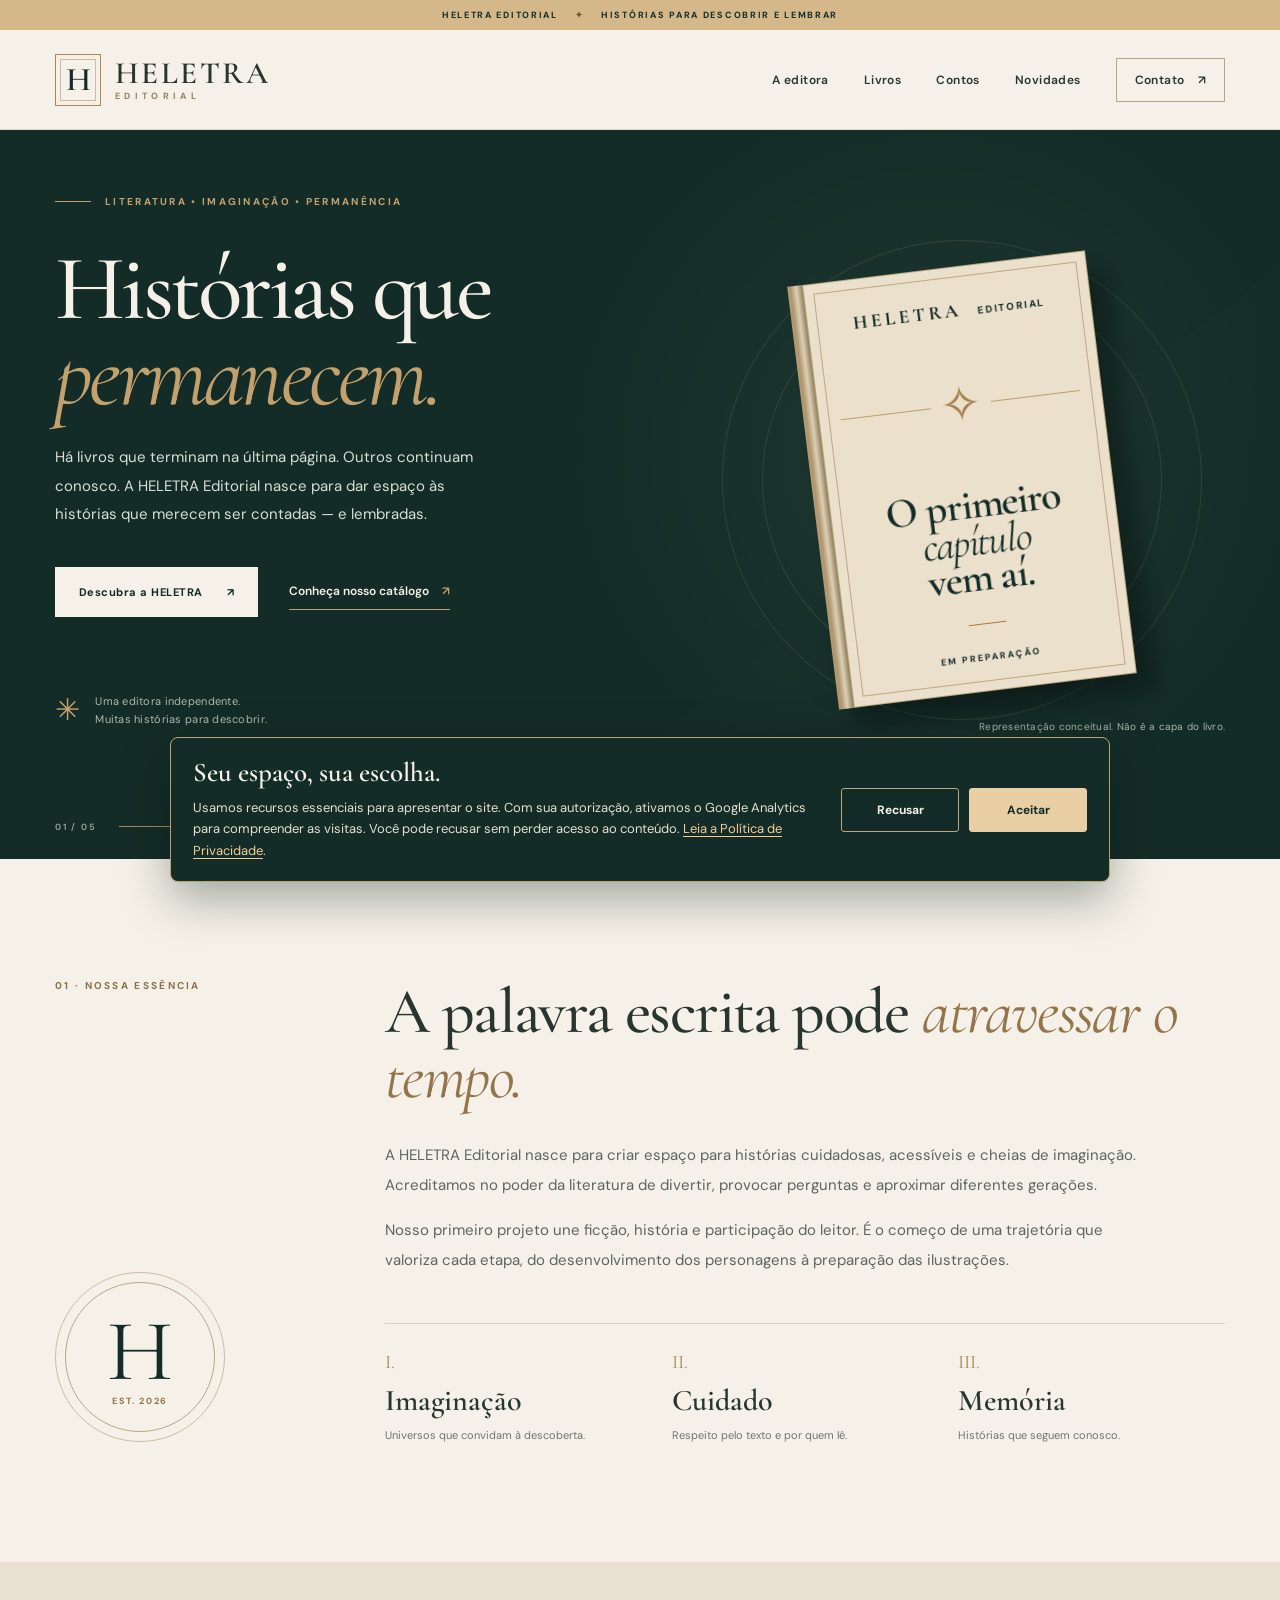
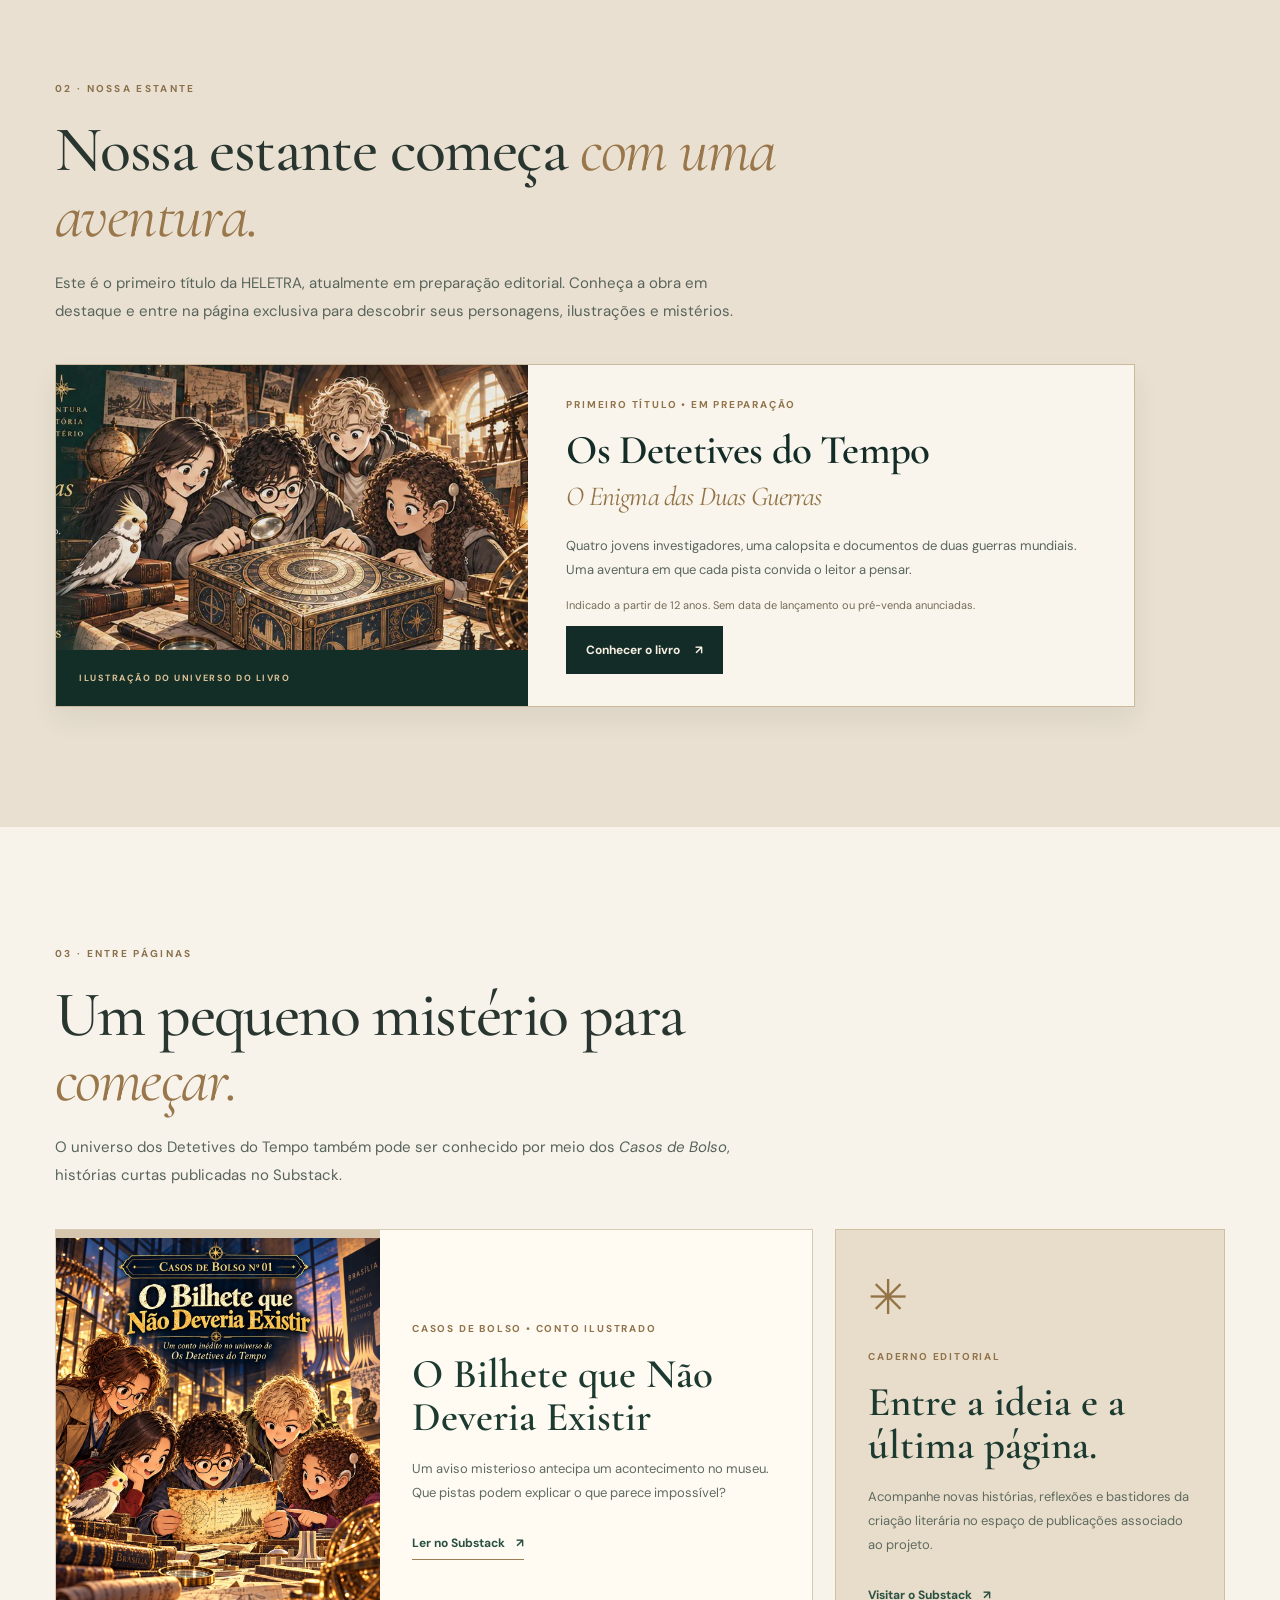
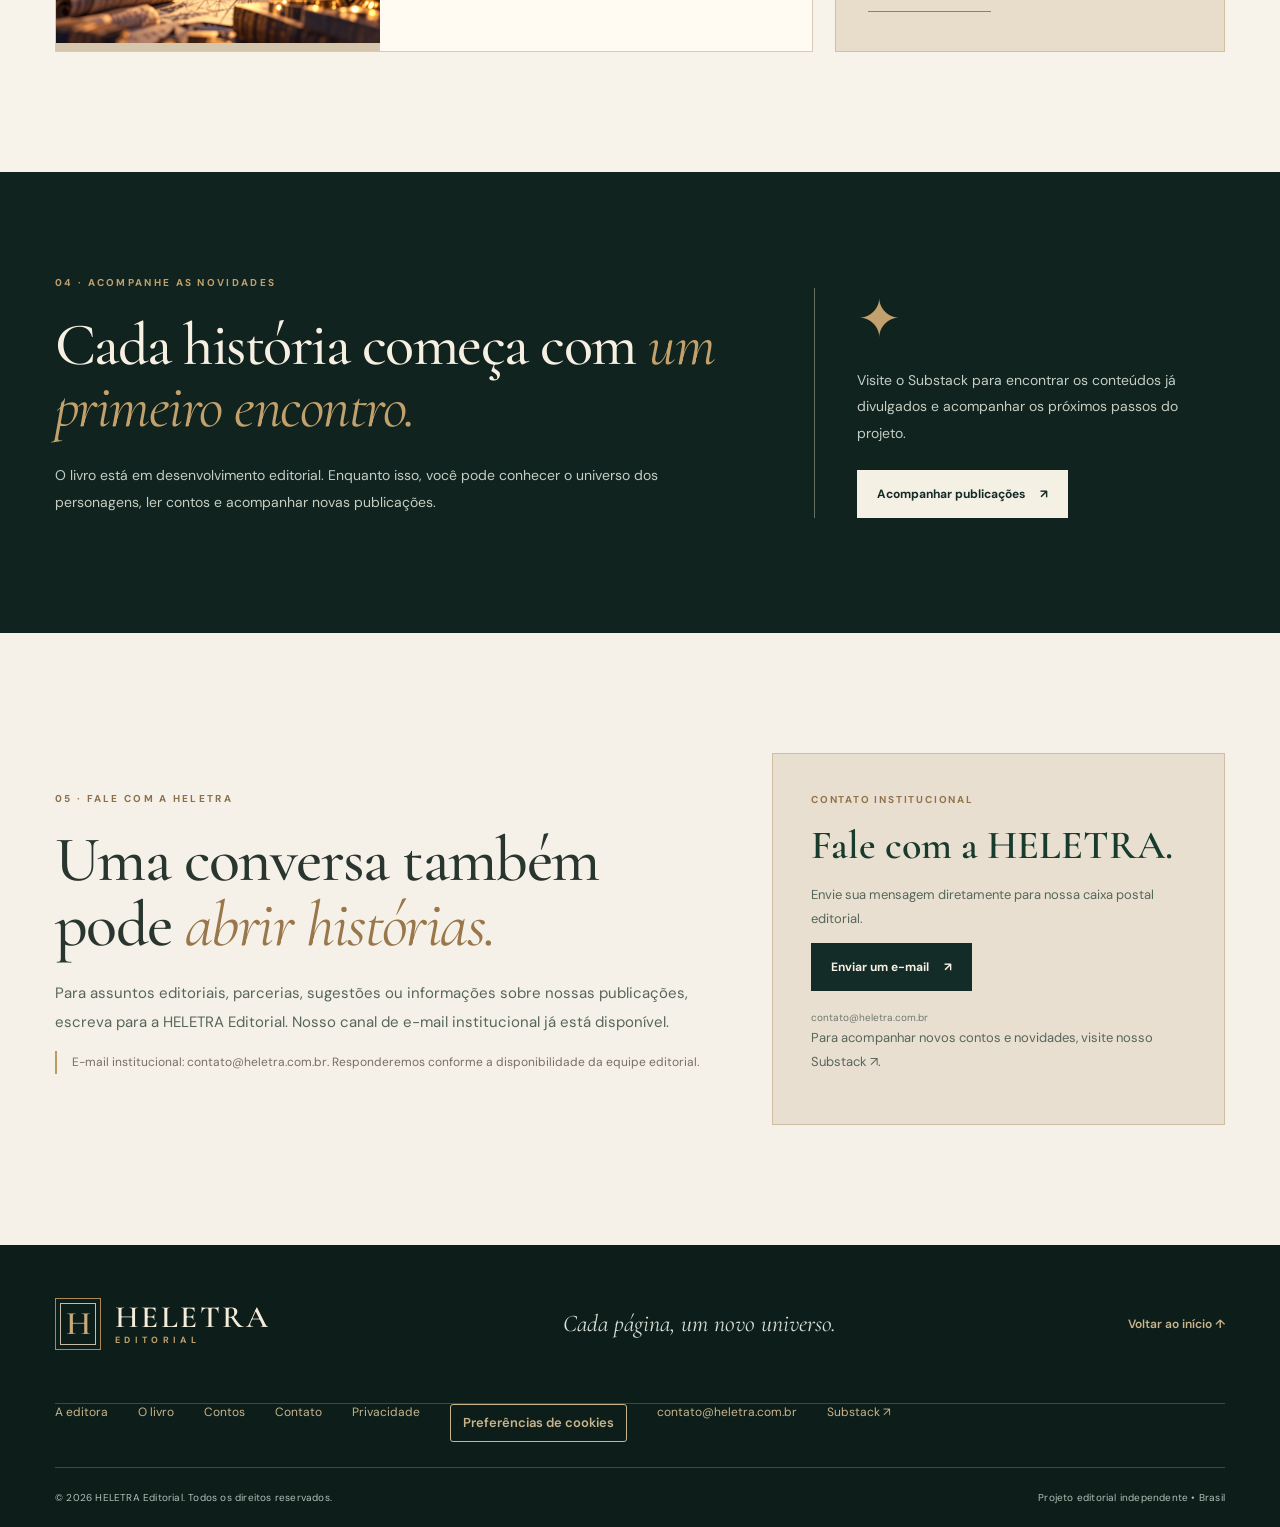
<file: index.html>
<!doctype html>
<html lang="pt-BR">
<head>
  <meta charset="UTF-8">
  <meta name="viewport" content="width=device-width, initial-scale=1">
  <meta name="theme-color" content="#142c27">
  <meta name="description" content="Conheça a HELETRA Editorial, editora independente de histórias que permanecem. Descubra Os Detetives do Tempo e leia contos gratuitos no Substack.">
  <meta name="robots" content="index,follow,max-image-preview:large">
  <link rel="canonical" href="https://heletra.com.br/">
  <meta property="og:type" content="website">
  <meta property="og:site_name" content="HELETRA Editorial">
  <meta property="og:locale" content="pt_BR">
  <meta property="og:url" content="https://heletra.com.br/">
  <meta property="og:title" content="HELETRA Editorial | Histórias que permanecem">
  <meta property="og:description" content="Conheça Os Detetives do Tempo e descubra contos gratuitos de mistério e aventura histórica.">
  <meta property="og:image" content="https://heletra.com.br/assets/livro/cena-principal.jpg">
  <meta property="og:image:alt" content="Os Detetives do Tempo reunidos em torno da caixa-relógio astronômica">
  <meta name="twitter:card" content="summary_large_image">
  <title>HELETRA Editorial | Livros, mistérios e histórias que permanecem</title>
  <link rel="icon" type="image/svg+xml" href="assets/favicon.svg">
  <link rel="preconnect" href="https://fonts.googleapis.com">
  <link rel="preconnect" href="https://fonts.gstatic.com" crossorigin>
  <link href="https://fonts.googleapis.com/css2?family=Cormorant+Garamond:wght@400;500;600;700&family=DM+Sans:wght@400;500;600;700&display=swap" rel="stylesheet">
  <link rel="stylesheet" href="styles.css">
<link rel="stylesheet" href="consentimento.css">
<script src="consentimento.js" defer></script>
  <script type="application/ld+json">
  {
    "@context": "https://schema.org",
    "@graph": [
      {
        "@type": "Organization",
        "@id": "https://heletra.com.br/#editora",
        "name": "HELETRA Editorial",
        "url": "https://heletra.com.br/",
        "sameAs": ["https://davidornellas.substack.com/"]
      },
      {
        "@type": "WebSite",
        "@id": "https://heletra.com.br/#site",
        "name": "HELETRA Editorial",
        "url": "https://heletra.com.br/",
        "inLanguage": "pt-BR",
        "publisher": {"@id": "https://heletra.com.br/#editora"}
      }
    ]
  }
  </script>
</head>
<body>
  <a class="skip-link" href="#conteudo">Ir para o conteúdo</a>
  <div class="topline">HELETRA EDITORIAL <span aria-hidden="true">✦</span> HISTÓRIAS PARA DESCOBRIR E LEMBRAR</div>
  <header class="site-header" id="inicio">
    <div class="container header-content">
      <a class="brand" href="#inicio" aria-label="HELETRA Editorial, início">
        <span class="brand-mark" aria-hidden="true">H</span>
        <span class="brand-type"><strong>HELETRA</strong><small>EDITORIAL</small></span>
      </a>
      <button class="menu-toggle" type="button" aria-expanded="false" aria-controls="nav-principal" aria-label="Abrir menu"><span></span><span></span><span></span></button>
      <nav class="nav" id="nav-principal" aria-label="Navegação principal">
        <a href="#editora">A editora</a>
        <a href="#livros">Livros</a>
        <a href="#contos">Contos</a>
        <a href="#novidades">Novidades</a>
        <a class="nav-highlight" href="#contato">Contato <span aria-hidden="true">↗</span></a>
      </nav>
    </div>
  </header>
  <main id="conteudo">
    <section class="hero" aria-labelledby="hero-title">
      <div class="container hero-grid">
        <div class="hero-content">
          <div class="eyebrow"><span class="eyebrow-line" aria-hidden="true"></span> LITERATURA • IMAGINAÇÃO • PERMANÊNCIA</div>
          <h1 id="hero-title">Histórias que <em>permanecem.</em></h1>
          <p class="hero-description">Há livros que terminam na última página. Outros continuam conosco. A HELETRA Editorial nasce para dar espaço às histórias que merecem ser contadas — e lembradas.</p>
          <div class="hero-actions">
            <a class="button button-light" href="#editora">Descubra a HELETRA <span aria-hidden="true">↗</span></a>
            <a class="text-link" href="#livros">Conheça nosso catálogo <span aria-hidden="true">↗</span></a>
          </div>
          <div class="hero-note"><span class="asterisk" aria-hidden="true">✳</span><span>Uma editora independente.<br/>Muitas histórias para descobrir.</span></div>
        </div>
        <div class="hero-art" aria-label="Composição gráfica de um livro conceitual da HELETRA Editorial, sem representar uma capa definitiva">
          <div class="orbit orbit-one" aria-hidden="true"></div>
          <div class="orbit orbit-two" aria-hidden="true"></div>
          <div class="book-shadow" aria-hidden="true"></div>
          <div class="book-object">
            <div class="book-spine" aria-hidden="true"></div>
            <div class="book-cover">
              <span class="cover-top">HELETRA <span>EDITORIAL</span></span>
              <div class="cover-ornament" aria-hidden="true"><span>✧</span></div>
              <span class="cover-title">O primeiro<br/><em>capítulo</em><br/>vem aí.</span>
              <span class="cover-rule" aria-hidden="true"></span>
              <span class="cover-foot">EM PREPARAÇÃO</span>
            </div>
          </div>
          <p class="art-caption">Representação conceitual. Não é a capa do livro.</p>
        </div>
      </div>
      <div class="hero-index" aria-hidden="true"><span>01 / 05</span><div></div><span>PALAVRAS PARA O FUTURO</span></div>
    </section>

    <section class="section-about section-padding" id="editora" aria-labelledby="about-title">
      <div class="container about-grid">
        <div class="about-side">
          <span class="section-number">01 · NOSSA ESSÊNCIA</span>
          <div class="seal" aria-hidden="true"><span>H</span><small>EST. 2026</small></div>
        </div>
        <div class="about-content">
          <h2 id="about-title">A palavra escrita pode <em>atravessar o tempo.</em></h2>
          <p>A HELETRA Editorial nasce para criar espaço para histórias cuidadosas, acessíveis e cheias de imaginação. Acreditamos no poder da literatura de divertir, provocar perguntas e aproximar diferentes gerações.</p>
          <p>Nosso primeiro projeto une ficção, história e participação do leitor. É o começo de uma trajetória que valoriza cada etapa, do desenvolvimento dos personagens à preparação das ilustrações.</p>
          <div class="values" aria-label="Valores editoriais">
            <div><span class="value-number">I.</span><strong>Imaginação</strong><small>Universos que convidam à descoberta.</small></div>
            <div><span class="value-number">II.</span><strong>Cuidado</strong><small>Respeito pelo texto e por quem lê.</small></div>
            <div><span class="value-number">III.</span><strong>Memória</strong><small>Histórias que seguem conosco.</small></div>
          </div>
        </div>
      </div>
    </section>

        <section class="section-books section-padding home-books" id="livros" aria-labelledby="books-title">
      <div class="container">
        <div class="home-section-heading">
          <span class="section-number">02 · NOSSA ESTANTE</span>
          <h2 id="books-title">Nossa estante começa <em>com uma aventura.</em></h2>
          <p>Este é o primeiro título da HELETRA, atualmente em preparação editorial. Conheça a obra em destaque e entre na página exclusiva para descobrir seus personagens, ilustrações e mistérios.</p>
        </div>
        <article class="home-featured-book home-book-teaser" aria-labelledby="featured-book-title">
          <div class="home-featured-art">
            <img src="assets/livro/cena-principal.jpg" width="724" height="436" loading="lazy" decoding="async" alt="Os quatro Detetives do Tempo e Biscoito em torno da caixa-relógio astronômica">
            <span class="home-art-label">ILUSTRAÇÃO DO UNIVERSO DO LIVRO</span>
          </div>
          <div class="home-featured-content">
            <span class="home-kicker">PRIMEIRO TÍTULO • EM PREPARAÇÃO</span>
            <h3 id="featured-book-title">Os Detetives do Tempo <em>O Enigma das Duas Guerras</em></h3>
            <p>Quatro jovens investigadores, uma calopsita e documentos de duas guerras mundiais. Uma aventura em que cada pista convida o leitor a pensar.</p>
            <p class="home-preparing">Indicado a partir de 12 anos. Sem data de lançamento ou pré-venda anunciadas.</p>
            <a href="os-detetives-do-tempo.html" class="home-button-dark">Conhecer o livro <span aria-hidden="true">↗</span></a>
          </div>
        </article>
      </div>
    </section>

    <section class="section-journal section-padding home-journal" id="contos" aria-labelledby="journal-title">
      <div class="container">
        <div class="home-section-heading">
          <span class="section-number">03 · ENTRE PÁGINAS</span>
          <h2 id="journal-title">Um pequeno mistério para <em>começar.</em></h2>
          <p>O universo dos Detetives do Tempo também pode ser conhecido por meio dos <em>Casos de Bolso</em>, histórias curtas publicadas no Substack.</p>
        </div>
        <div class="home-reading-grid">
          <article class="home-story-feature">
            <div class="home-story-image"><img src="assets/livro/caso-de-bolso-01.jpg" width="1080" height="1350" alt="Primeira imagem do carrossel do conto O Bilhete que Não Deveria Existir" loading="lazy" decoding="async"></div>
            <div class="home-story-content">
              <span class="home-kicker">CASOS DE BOLSO • CONTO ILUSTRADO</span>
              <h3>O Bilhete que Não Deveria Existir</h3>
              <p>Um aviso misterioso antecipa um acontecimento no museu. Que pistas podem explicar o que parece impossível?</p>
              <a class="home-inline-link" href="https://davidornellas.substack.com/p/o-bilhete-que-nao-deveria-existir" target="_blank" rel="noopener noreferrer">Ler no Substack <span aria-hidden="true">↗</span></a>
            </div>
          </article>
          <aside class="home-reading-aside">
            <span class="home-reading-star" aria-hidden="true">✳</span>
            <span class="home-kicker">CADERNO EDITORIAL</span>
            <h3>Entre a ideia e a última página.</h3>
            <p>Acompanhe novas histórias, reflexões e bastidores da criação literária no espaço de publicações associado ao projeto.</p>
            <a class="home-inline-link" href="https://davidornellas.substack.com/" target="_blank" rel="noopener noreferrer">Visitar o Substack <span aria-hidden="true">↗</span></a>
          </aside>
        </div>
      </div>
    </section>

    <section class="section-news home-news" id="novidades" aria-labelledby="news-title">
      <div class="container home-news-grid">
        <div>
          <span class="section-number inverse">04 · ACOMPANHE AS NOVIDADES</span>
          <h2 id="news-title">Cada história começa com <em>um primeiro encontro.</em></h2>
          <p>O livro está em desenvolvimento editorial. Enquanto isso, você pode conhecer o universo dos personagens, ler contos e acompanhar novas publicações.</p>
        </div>
        <div class="home-news-aside">
          <span aria-hidden="true" class="home-news-symbol">✦</span>
          <p>Visite o Substack para encontrar os conteúdos já divulgados e acompanhar os próximos passos do projeto.</p>
          <a class="home-button-light" href="https://davidornellas.substack.com/" target="_blank" rel="noopener noreferrer">Acompanhar publicações <span aria-hidden="true">↗</span></a>
        </div>
      </div>
    </section>

    <section class="home-contact section-padding" id="contato" aria-labelledby="contact-title">
      <div class="container home-contact-grid">
        <div>
          <span class="section-number">05 · FALE COM A HELETRA</span>
          <h2 id="contact-title">Uma conversa também pode <em>abrir histórias.</em></h2>
          <p>Para assuntos editoriais, parcerias, sugestões ou informações sobre nossas publicações, escreva para a HELETRA Editorial. Nosso canal de e-mail institucional já está disponível.</p>
          <p class="home-contact-note">E-mail institucional: <a href="mailto:contato@heletra.com.br">contato@heletra.com.br</a>. Responderemos conforme a disponibilidade da equipe editorial.</p>
        </div>
        <div class="home-contact-panel">
          <span class="home-kicker">CONTATO INSTITUCIONAL</span>
          <h3>Fale com a HELETRA.</h3>
          <p>Envie sua mensagem diretamente para nossa caixa postal editorial.</p>
          <a class="home-button-dark" href="mailto:contato@heletra.com.br?subject=Contato%20HELETRA%20Editorial">Enviar um e-mail <span aria-hidden="true">↗</span></a>
          <small>contato@heletra.com.br</small>
          <p class="home-contact-substack">Para acompanhar novos contos e novidades, <a href="https://davidornellas.substack.com/" target="_blank" rel="noopener noreferrer">visite nosso Substack ↗</a>.</p>
        </div>
      </div>
    </section>
  </main>
  <footer class="site-footer">
    <div class="container footer-main">
      <div class="footer-brand"><span class="brand-mark" aria-hidden="true">H</span><div><strong>HELETRA</strong><small>EDITORIAL</small></div></div>
      <p>Cada página, um novo universo.</p>
      <a href="#inicio">Voltar ao início ↑</a>
    </div>
    <div class="container home-footer-links">
      <a href="#editora">A editora</a>
      <a href="os-detetives-do-tempo.html">O livro</a>
      <a href="#contos">Contos</a>
      <a href="#contato">Contato</a>
      <a href="privacidade.html">Privacidade</a>
      <button type="button" class="he-privacy-button" data-he-cookie="preferences">Preferências de cookies</button>
      <a href="mailto:contato@heletra.com.br">contato@heletra.com.br</a>
      <a href="https://davidornellas.substack.com/" target="_blank" rel="noopener noreferrer">Substack ↗</a>
    </div>
    <div class="container footer-bottom"><span>© 2026 HELETRA Editorial. Todos os direitos reservados.</span><span>Projeto editorial independente • Brasil</span></div>
  </footer>
  <script src="script.js" defer></script>
</body>
</html>
</file>
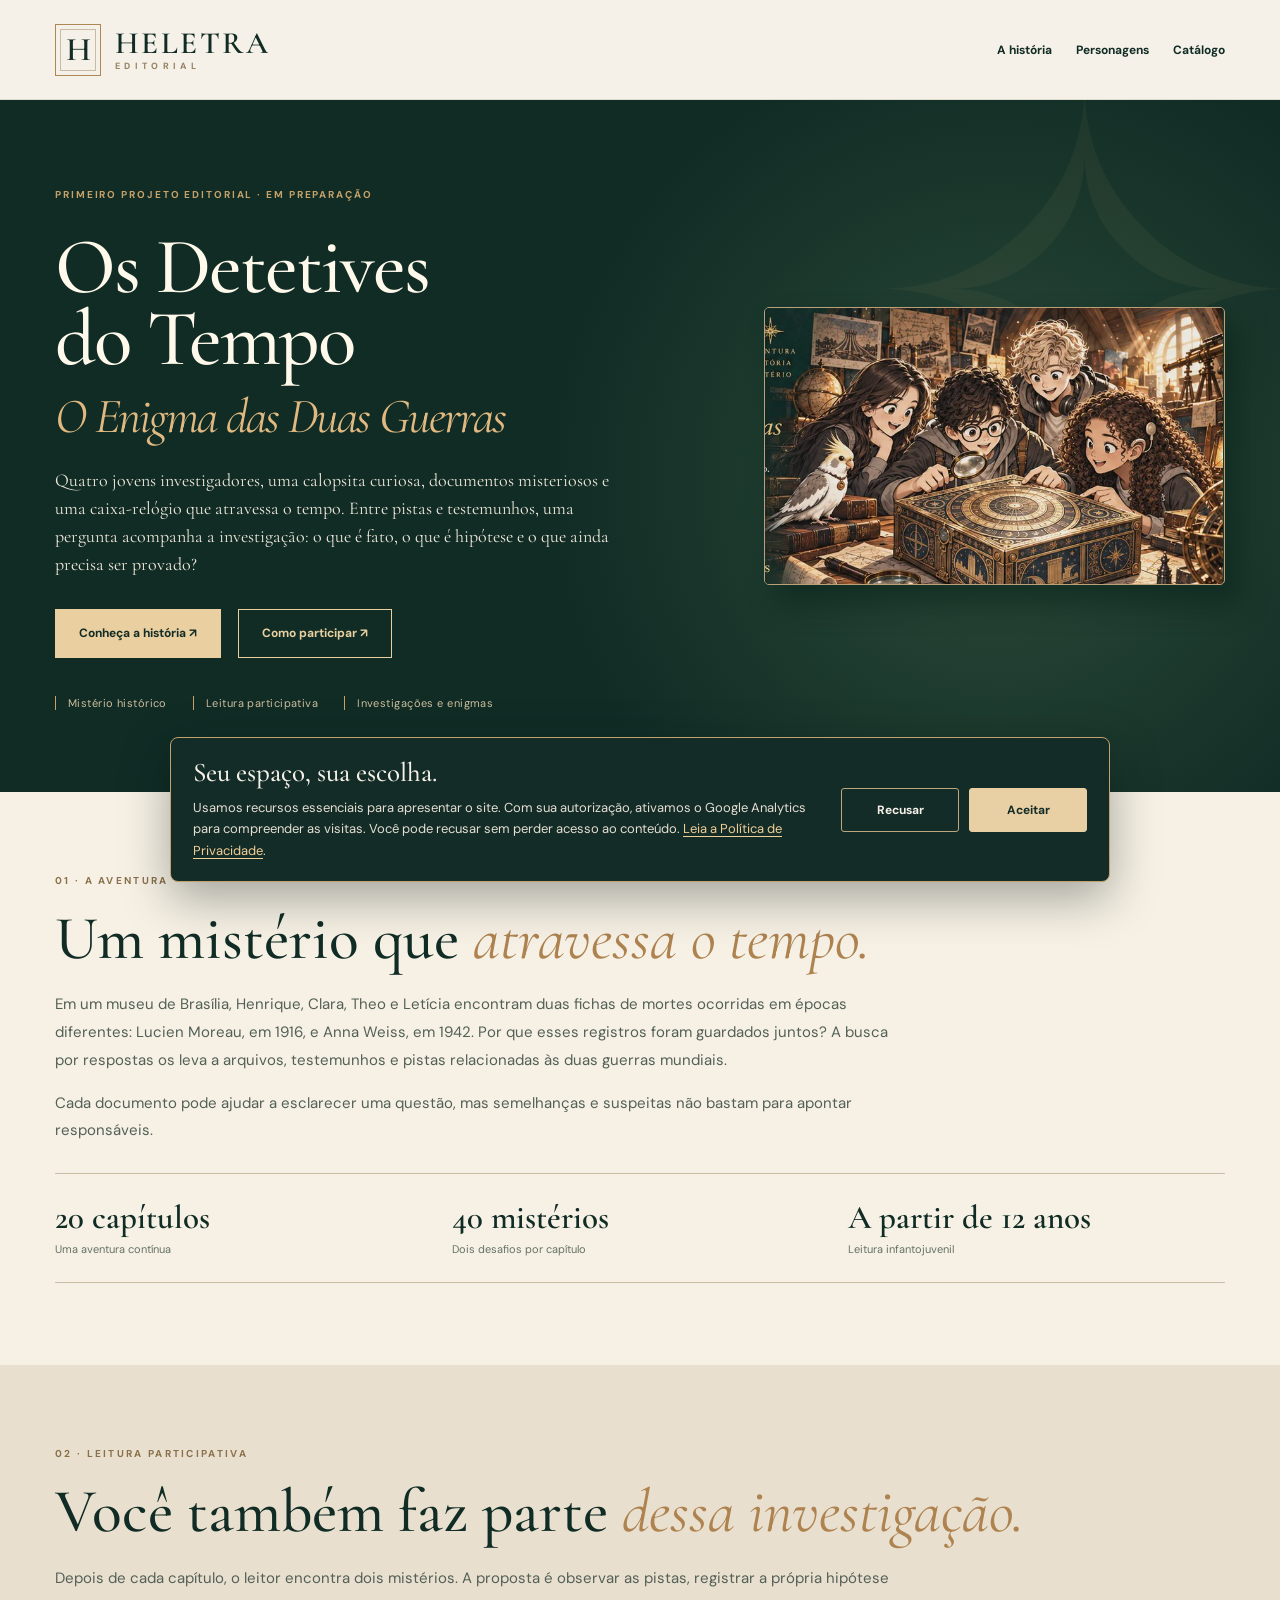
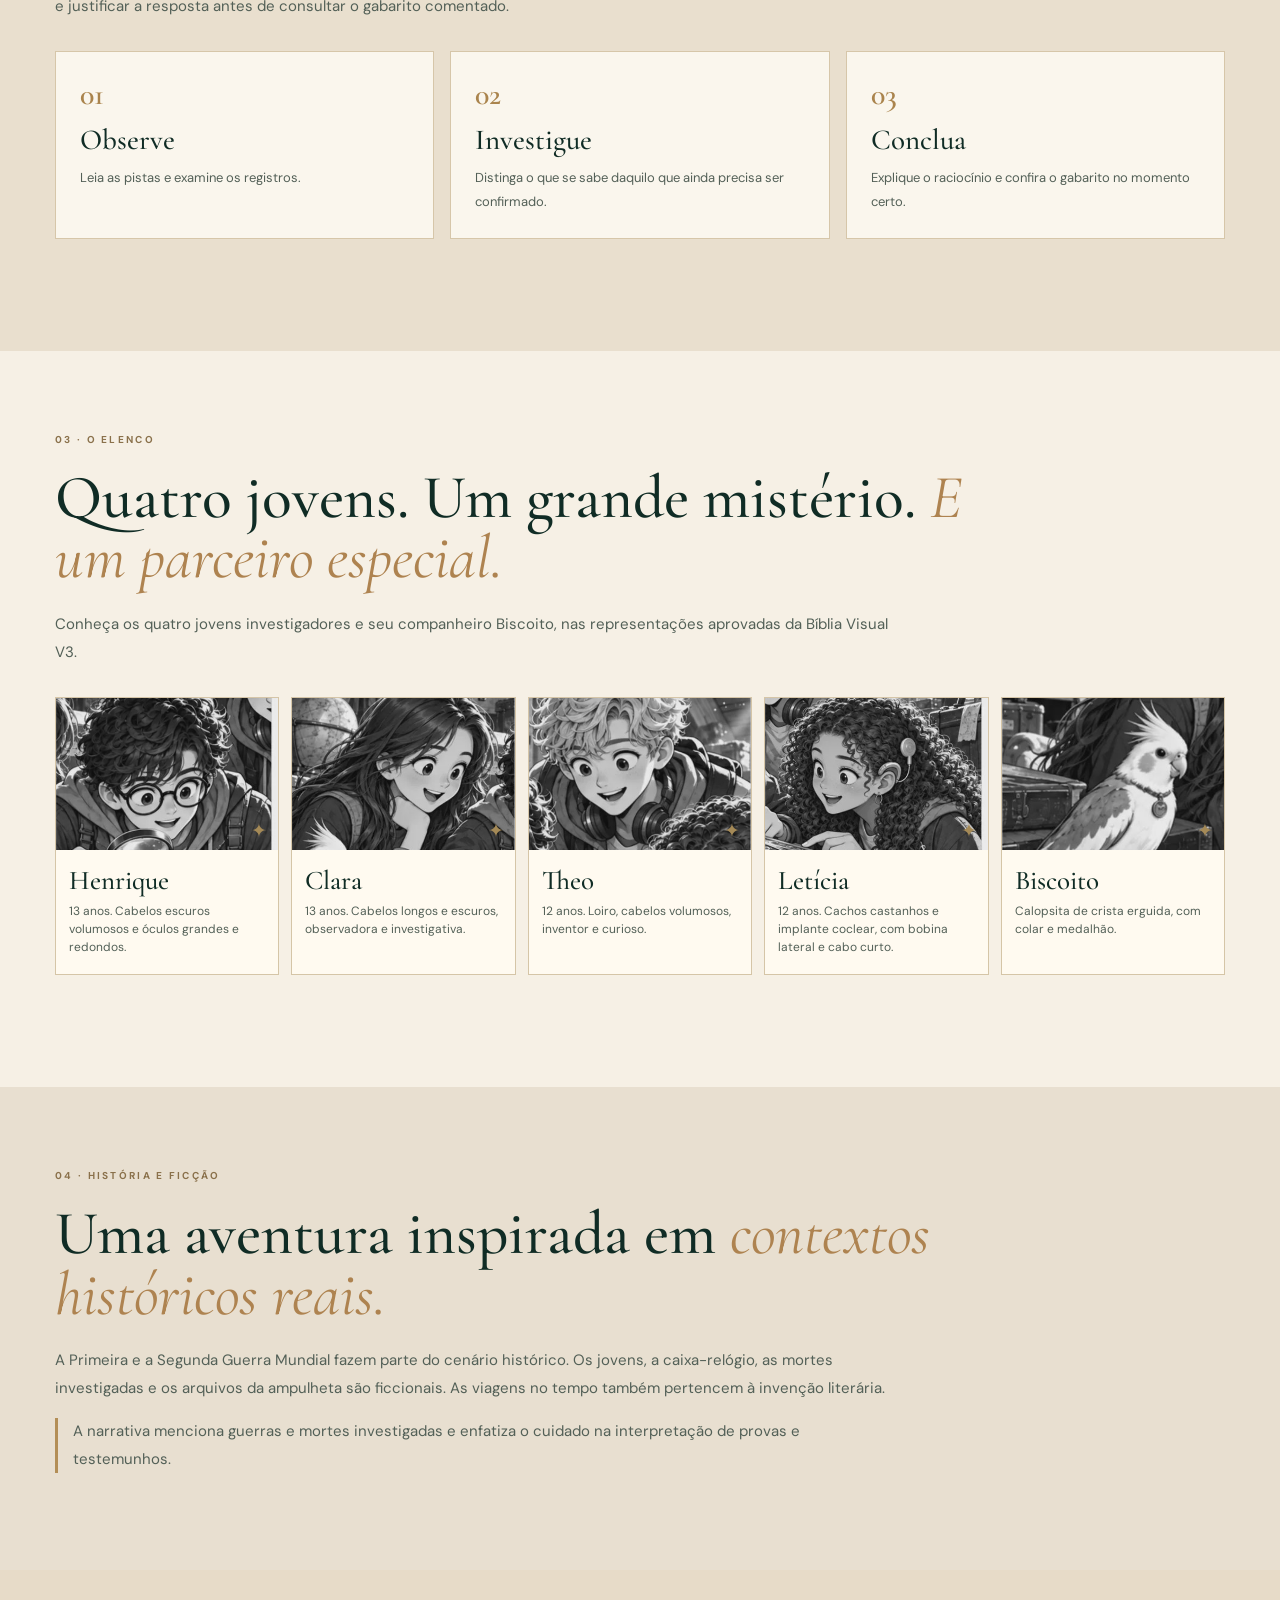
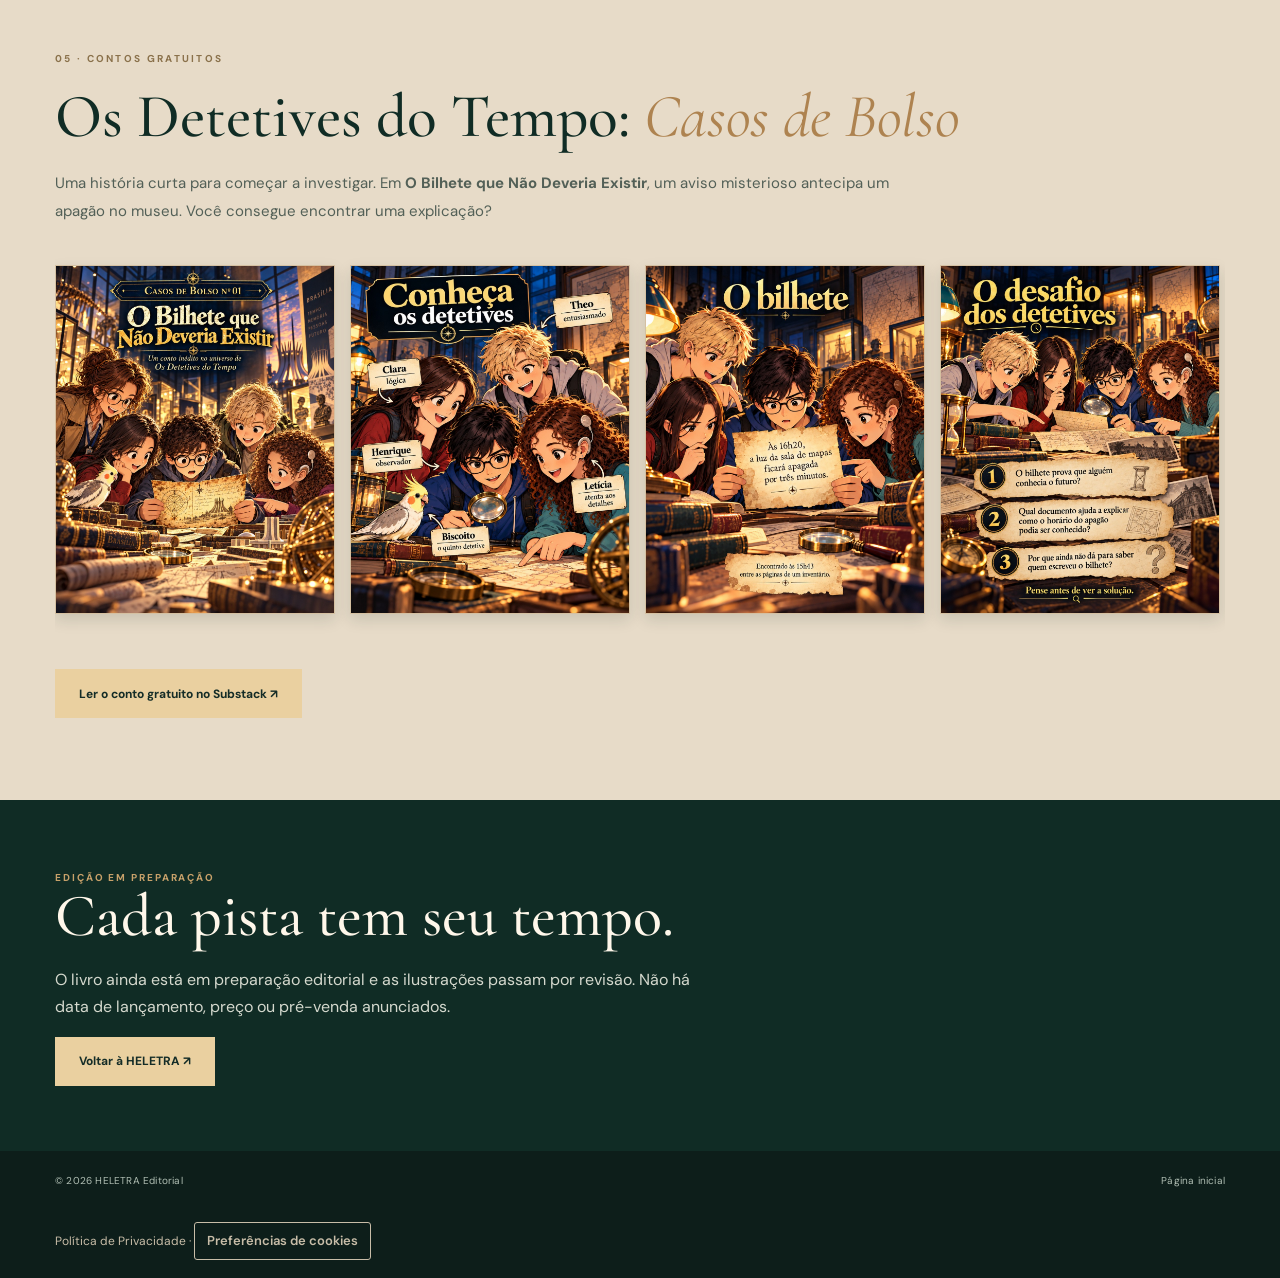
<file: os-detetives-do-tempo.html>
<!doctype html>
<html lang="pt-BR">
<head>
<meta charset="utf-8"><meta name="viewport" content="width=device-width, initial-scale=1">
<meta name="theme-color" content="#102c25">
<meta name="description" content="Os Detetives do Tempo: O Enigma das Duas Guerras. Quatro jovens e uma calopsita investigam pistas de duas guerras mundiais. 20 capítulos e 40 mistérios.">
<meta property="og:type" content="book"><meta property="og:title" content="Os Detetives do Tempo | HELETRA Editorial">
<meta property="og:description" content="Uma aventura infantojuvenil sobre história, investigação e o valor das evidências. Em preparação editorial.">
<link rel="canonical" href="https://heletra.com.br/os-detetives-do-tempo.html">
<meta property="og:url" content="https://heletra.com.br/os-detetives-do-tempo.html">
<meta property="og:image" content="https://heletra.com.br/assets/livro/cena-principal.jpg">
<meta property="og:image:alt" content="Os quatro Detetives do Tempo, Biscoito e a caixa-relógio astronômica">
<meta name="twitter:card" content="summary_large_image">
<title>Os Detetives do Tempo | HELETRA Editorial</title>
<link rel="icon" type="image/svg+xml" href="assets/favicon.svg">
<link rel="preconnect" href="https://fonts.googleapis.com"><link rel="preconnect" href="https://fonts.gstatic.com" crossorigin>
<link href="https://fonts.googleapis.com/css2?family=Cormorant+Garamond:wght@400;500;600;700&family=DM+Sans:wght@400;500;600;700&display=swap" rel="stylesheet">
<link rel="stylesheet" href="styles.css">
<link rel="stylesheet" href="consentimento.css">
<script src="consentimento.js" defer></script>
<style>
:root{--book-green:#102c25;--book-gold:#c7a16a;--book-cream:#f7f1e5}
.book-page{background:var(--book-cream);color:var(--book-green)}
.book-page h1,.book-page h2,.book-page h3{font-family:'Cormorant Garamond',serif;font-weight:500}
.book-navigation{display:flex;align-items:center;gap:24px}.book-navigation a{font-size:12px;font-weight:700}
.book-hero{background:radial-gradient(circle at 78% 55%,#2c4a39 0,transparent 42%),var(--book-green);color:#fff9eb;overflow:hidden;position:relative}
.book-hero:after{content:'✧';position:absolute;right:-30px;top:-115px;font:400 540px Georgia,serif;color:rgba(204,172,110,.06);pointer-events:none}
.book-hero-grid{display:grid;grid-template-columns:1.18fr .82fr;gap:45px;align-items:center;min-height:630px;padding:82px 0}
.book-kicker{color:var(--book-gold);font-size:10px;font-weight:700;letter-spacing:.19em}
.book-hero h1{font-size:clamp(61px,6.2vw,100px);line-height:.91;letter-spacing:-.025em;margin:28px 0 24px}
.book-hero h1 em{display:block;color:#e1b980;font-weight:400;font-size:.62em;line-height:1.03;margin-top:17px}
.book-hero p{font:400 18px/1.55 'Cormorant Garamond',serif;max-width:570px;color:#efe8db}
.book-actions{display:flex;gap:17px;flex-wrap:wrap;margin:30px 0}
.book-cta{display:inline-flex;align-items:center;justify-content:center;min-height:49px;padding:12px 23px;background:#ead0a0;color:#142c27;font-size:12px;font-weight:700;border:1px solid #ead0a0}
.book-cta.secondary{background:transparent;color:#ead0a0}
.book-cta:hover{filter:brightness(1.1)}
.book-hero-features{display:flex;gap:26px;flex-wrap:wrap;color:#cdbd9e;font-size:11px;letter-spacing:.04em;margin-top:38px}
.book-hero-features span{border-left:1px solid var(--book-gold);padding-left:12px}
.book-art{position:relative;display:flex;justify-content:center;align-items:center;min-height:440px}
.book-art:before{content:'';width:390px;height:390px;position:absolute;max-width:100%;border:1px solid rgba(212,183,128,.33);border-radius:50%;box-shadow:0 0 0 28px rgba(212,183,128,.035),0 0 0 65px rgba(212,183,128,.025)}
.book-cover{position:relative;z-index:2;display:flex;flex-direction:column;align-items:center;justify-content:space-between;width:min(315px,82%);aspect-ratio:3/4;background:linear-gradient(150deg,#fff8e8,#dfcfb4);padding:30px 21px;border:8px double #ab8d61;color:#19372b;text-align:center;transform:rotate(-4deg);box-shadow:20px 26px 30px #03181092}
.book-cover small{letter-spacing:.18em;font-size:10px;font-weight:700}
.book-cover strong{font:600 40px/.9 'Cormorant Garamond',serif}
.book-cover em{font:400 22px/1 'Cormorant Garamond',serif}
.book-clock{font-size:94px;line-height:1;color:#9a7c4e}
.book-cover .book-art-note{font-size:9px;letter-spacing:.1em}
.book-section{padding:82px 0}.book-section h2{font-size:clamp(43px,4.8vw,64px);line-height:.99;margin:22px 0}.book-section h2 em{color:#ae8350;font-weight:400}
.book-section p{line-height:1.85;font-size:15px;max-width:840px;color:#536057}
.book-facts{display:grid;grid-template-columns:repeat(3,1fr);gap:20px;padding:24px 0;margin-top:28px;border-block:1px solid #cbbda5}
.book-facts strong{display:block;font:600 33px 'Cormorant Garamond',serif}.book-facts span{font-size:11px;color:#647166}
.book-play{background:#e9dfce}.book-steps{display:grid;grid-template-columns:repeat(3,1fr);gap:16px;margin:30px 0}.book-steps article{background:#faf6ed;border:1px solid #d6c6a9;padding:24px}.book-steps b{color:#aa844d;font:600 30px 'Cormorant Garamond',serif}.book-steps h3{font-size:29px;margin:9px 0}.book-steps p{font-size:13px;margin:0}
.book-people{background:#f6f0e5}.book-person-grid{display:grid;grid-template-columns:repeat(5,minmax(0,1fr));gap:12px;margin:30px 0}.book-person-grid article{min-width:0;border:1px solid #d5c5a7;background:#fffaf0;overflow:hidden}.book-person-grid .person-art{height:152px;display:flex;align-items:center;justify-content:center;font:600 76px 'Cormorant Garamond',serif;background:#dbccb2;color:#4c5a4e;position:relative}.book-person-grid .person-art:after{content:'✦';font:19px Georgia,serif;color:#a58a57;position:absolute;bottom:8px;right:11px}.book-person-grid h3{font-size:27px;margin:14px 13px 5px}.book-person-grid p{font-size:12px;line-height:1.5;margin:0 13px 18px}
.book-history{background:#e8dfd0}.book-notice{border-left:3px solid #b38e56;padding-left:15px}
.book-footer-cta{padding:65px 0;background:var(--book-green);color:#fff7ea}.book-footer-cta h2{font:500 60px/1 'Cormorant Garamond',serif;margin:0 0 20px}.book-footer-cta p{max-width:660px;color:#d5d9ce;line-height:1.7}
@media(max-width:850px){.book-hero-grid{grid-template-columns:1fr;gap:16px;padding:65px 0 55px}.book-art{min-height:370px}.book-cover{max-width:280px}.book-person-grid{grid-template-columns:repeat(3,minmax(0,1fr))}}
@media(max-width:580px){.book-hero h1{font-size:clamp(57px,13vw,77px)}.book-hero p{font-size:17px}.book-navigation{gap:8px}.book-navigation a{font-size:11px}.book-hero-features{gap:11px}.book-steps,.book-facts{grid-template-columns:1fr}.book-person-grid{grid-template-columns:repeat(2,minmax(0,1fr))}.book-person-grid .person-art{height:125px}.book-section{padding:60px 0}.book-footer-cta h2{font-size:44px}.book-hero-grid{padding-top:53px}.book-art{min-height:360px}.book-cover strong{font-size:37px}}
@media(prefers-reduced-motion:reduce){html{scroll-behavior:auto}}
.book-art{flex-direction:column}.book-hero-illustration{position:absolute;inset:0;width:100%;height:100%;object-fit:cover;border:1px solid #bba078;border-radius:5px;z-index:3;box-shadow:12px 16px 30px #0318108a}.book-hero-illustration[hidden]{display:none}.book-person-grid .person-art{font-size:60px}.book-person-grid .person-art img{position:absolute;inset:0;width:100%;height:100%;object-fit:cover;display:block}.book-casos{background:#e7dbc8}.bolso-gallery{display:flex;gap:15px;overflow-x:auto;scroll-snap-type:x mandatory;padding:15px 0 25px;margin:24px 0}.bolso-gallery img{width:clamp(210px,25vw,280px);height:auto;flex:none;border:1px solid #d5c0a1;scroll-snap-align:start;box-shadow:0 6px 14px #11281b22}@media(max-width:580px){.book-hero-illustration{position:relative;aspect-ratio:1.45;max-height:310px}.book-hero-grid{gap:25px}.book-art{min-height:0}.book-art:before{display:none}.book-cover{display:none}.bolso-gallery img{width:235px}}/* Acabamento editorial e responsividade final */
.book-art{display:block!important;position:relative!important;min-height:0!important;width:100%;margin:0}
.book-art::before{display:none!important}
.book-hero-illustration{display:block!important;position:relative!important;inset:auto!important;width:100%!important;height:auto!important;max-height:none!important;object-fit:contain!important;aspect-ratio:724/436;border:1px solid #bba078;border-radius:5px;box-shadow:14px 18px 30px #03181072}
.book-person-grid .person-art img[hidden]{display:none!important}
.book-person-grid .person-art img{color:transparent}
.bolso-gallery{scroll-padding:0 12px;overscroll-behavior-x:contain}
.bolso-gallery img{object-fit:contain}
.book-casos .book-cta{margin-top:6px}
.book-page .book-section h2{max-width:980px}
.book-navigation a:hover,.book-navigation a:focus-visible{color:#ad8854}
@media(max-width:850px){
 .site-header{height:auto!important;min-height:88px}
 .header-content{height:auto!important;min-height:88px;flex-wrap:wrap;gap:10px 16px;padding-top:13px;padding-bottom:13px}
 .book-hero-grid{min-height:0!important}
 .book-art{max-width:670px;margin:0 auto}
}
@media(max-width:580px){
 .book-page .container{width:calc(100% - 36px)}
 .site-header{min-height:0}
 .header-content{min-height:0;padding:14px 0}
 .book-navigation{width:100%;display:flex;gap:10px;justify-content:space-between;border-top:1px solid #ded1bc;padding-top:9px}
 .book-navigation a{font-size:12px;white-space:nowrap}
 .book-hero-grid{padding:49px 0 40px!important}
 .book-hero h1{font-size:clamp(50px,11.5vw,67px)!important;line-height:.96!important;overflow-wrap:normal}
 .book-hero h1 em{font-size:.59em}
 .book-actions{gap:11px}
 .book-cta{padding:11px 15px;min-height:47px}
 .book-art{width:100%;min-height:0!important;margin-top:7px}
 .book-hero-illustration{aspect-ratio:724/436!important;width:100%!important;max-height:none!important}
 .book-person-grid{gap:10px}
 .book-person-grid h3{font-size:24px}
 .book-person-grid p{font-size:11.5px;line-height:1.55}
 .bolso-gallery img{width:min(80vw,300px)}
}
</style>
</head><body class="book-page">
<a href="#conteudo" class="skip-link">Ir para o conteúdo</a>
<header class="site-header"><div class="container header-content"><a href="index.html" class="brand" aria-label="HELETRA Editorial: voltar à página inicial"><span class="brand-mark" aria-hidden="true">H</span><span class="brand-type"><strong>HELETRA</strong><small>EDITORIAL</small></span></a><nav class="book-navigation" aria-label="Navegação da página"><a href="#historia">A história</a><a href="#personagens">Personagens</a><a href="index.html#livros">Catálogo</a></nav></div></header>
<main id="conteudo">
<section class="book-hero"><div class="container book-hero-grid"><div><span class="book-kicker">PRIMEIRO PROJETO EDITORIAL · EM PREPARAÇÃO</span><h1>Os Detetives<br>do Tempo <em>O Enigma das Duas Guerras</em></h1><p>Quatro jovens investigadores, uma calopsita curiosa, documentos misteriosos e uma caixa-relógio que atravessa o tempo. Entre pistas e testemunhos, uma pergunta acompanha a investigação: o que é fato, o que é hipótese e o que ainda precisa ser provado?</p><div class="book-actions"><a href="#historia" class="book-cta">Conheça a história ↗</a><a href="#participar" class="book-cta secondary">Como participar ↗</a></div><div class="book-hero-features"><span>Mistério histórico</span><span>Leitura participativa</span><span>Investigações e enigmas</span></div></div>
<figure class="book-art"><img class="book-hero-illustration" src="assets/livro/cena-principal.jpg" width="724" height="436" alt="Clara, Henrique, Theo, Letícia e a calopsita Biscoito observam a caixa-relógio astronômica" loading="eager" decoding="async" fetchpriority="high"></figure></div></section>
<section class="book-section" id="historia"><div class="container"><span class="section-number">01 · A AVENTURA</span><h2>Um mistério que <em>atravessa o tempo.</em></h2><p>Em um museu de Brasília, Henrique, Clara, Theo e Letícia encontram duas fichas de mortes ocorridas em épocas diferentes: Lucien Moreau, em 1916, e Anna Weiss, em 1942. Por que esses registros foram guardados juntos? A busca por respostas os leva a arquivos, testemunhos e pistas relacionadas às duas guerras mundiais.</p><p>Cada documento pode ajudar a esclarecer uma questão, mas semelhanças e suspeitas não bastam para apontar responsáveis.</p><div class="book-facts"><div><strong>20 capítulos</strong><span>Uma aventura contínua</span></div><div><strong>40 mistérios</strong><span>Dois desafios por capítulo</span></div><div><strong>A partir de 12 anos</strong><span>Leitura infantojuvenil</span></div></div></div></section>
<section class="book-section book-play" id="participar"><div class="container"><span class="section-number">02 · LEITURA PARTICIPATIVA</span><h2>Você também faz parte <em>dessa investigação.</em></h2><p>Depois de cada capítulo, o leitor encontra dois mistérios. A proposta é observar as pistas, registrar a própria hipótese e justificar a resposta antes de consultar o gabarito comentado.</p><div class="book-steps"><article><b>01</b><h3>Observe</h3><p>Leia as pistas e examine os registros.</p></article><article><b>02</b><h3>Investigue</h3><p>Distinga o que se sabe daquilo que ainda precisa ser confirmado.</p></article><article><b>03</b><h3>Conclua</h3><p>Explique o raciocínio e confira o gabarito no momento certo.</p></article></div></div></section>
<section class="book-section book-people" id="personagens"><div class="container"><span class="section-number">03 · O ELENCO</span><h2>Quatro jovens. Um grande mistério. <em>E um parceiro especial.</em></h2><p>Conheça os quatro jovens investigadores e seu companheiro Biscoito, nas representações aprovadas da Bíblia Visual V3.</p><div class="book-person-grid">
<article><div class="person-art"><img src="assets/livro/henrique.jpg" alt="Retrato canônico de Henrique" loading="lazy">H</div><h3>Henrique</h3><p>13 anos. Cabelos escuros volumosos e óculos grandes e redondos.</p></article>
<article><div class="person-art"><img src="assets/livro/clara.jpg" alt="Retrato canônico de Clara" loading="lazy">C</div><h3>Clara</h3><p>13 anos. Cabelos longos e escuros, observadora e investigativa.</p></article>
<article><div class="person-art"><img src="assets/livro/theo.jpg" alt="Retrato canônico de Theo" loading="lazy">T</div><h3>Theo</h3><p>12 anos. Loiro, cabelos volumosos, inventor e curioso.</p></article>
<article><div class="person-art"><img src="assets/livro/leticia.jpg" alt="Retrato canônico de Letícia" loading="lazy">L</div><h3>Letícia</h3><p>12 anos. Cachos castanhos e implante coclear, com bobina lateral e cabo curto.</p></article>
<article><div class="person-art"><img src="assets/livro/biscoito.jpg" alt="Retrato canônico de Biscoito" loading="lazy">B</div><h3>Biscoito</h3><p>Calopsita de crista erguida, com colar e medalhão.</p></article>
</div></div></section>
<section class="book-section book-history"><div class="container"><span class="section-number">04 · HISTÓRIA E FICÇÃO</span><h2>Uma aventura inspirada em <em>contextos históricos reais.</em></h2><p>A Primeira e a Segunda Guerra Mundial fazem parte do cenário histórico. Os jovens, a caixa-relógio, as mortes investigadas e os arquivos da ampulheta são ficcionais. As viagens no tempo também pertencem à invenção literária.</p><p class="book-notice">A narrativa menciona guerras e mortes investigadas e enfatiza o cuidado na interpretação de provas e testemunhos.</p></div></section>
<section class="book-section book-casos" id="casos-de-bolso"><div class="container"><span class="section-number">05 · CONTOS GRATUITOS</span><h2>Os Detetives do Tempo: <em>Casos de Bolso</em></h2><p>Uma história curta para começar a investigar. Em <strong>O Bilhete que Não Deveria Existir</strong>, um aviso misterioso antecipa um apagão no museu. Você consegue encontrar uma explicação?</p><div class="bolso-gallery" aria-label="Carrossel ilustrado do caso de bolso"><img src="assets/livro/caso-de-bolso-01.jpg" alt="Parte 1 de 5 da apresentação ilustrada do conto O Bilhete que Não Deveria Existir" loading="lazy"><img src="assets/livro/caso-de-bolso-02.jpg" alt="Parte 2 de 5 da apresentação ilustrada do conto O Bilhete que Não Deveria Existir" loading="lazy"><img src="assets/livro/caso-de-bolso-03.jpg" alt="Parte 3 de 5 da apresentação ilustrada do conto O Bilhete que Não Deveria Existir" loading="lazy"><img src="assets/livro/caso-de-bolso-04.jpg" alt="Parte 4 de 5 da apresentação ilustrada do conto O Bilhete que Não Deveria Existir" loading="lazy"><img src="assets/livro/caso-de-bolso-05.jpg" alt="Parte 5 de 5 da apresentação ilustrada do conto O Bilhete que Não Deveria Existir" loading="lazy"></div><a class="book-cta" href="https://davidornellas.substack.com/p/o-bilhete-que-nao-deveria-existir" target="_blank" rel="noopener noreferrer">Ler o conto gratuito no Substack ↗</a></div></section><section class="book-footer-cta"><div class="container"><span class="book-kicker">EDIÇÃO EM PREPARAÇÃO</span><h2>Cada pista tem seu tempo.</h2><p>O livro ainda está em preparação editorial e as ilustrações passam por revisão. Não há data de lançamento, preço ou pré-venda anunciados.</p><a href="index.html" class="book-cta">Voltar à HELETRA ↗</a></div></section>
</main><footer class="site-footer"><div class="container footer-bottom"><span>© 2026 HELETRA Editorial</span><a href="index.html">Página inicial</a></div><div class="container he-cookie-footer"><a href="privacidade.html">Política de Privacidade</a> · <button type="button" class="he-privacy-button" data-he-cookie="preferences">Preferências de cookies</button></div></footer>
</body></html>
</file>
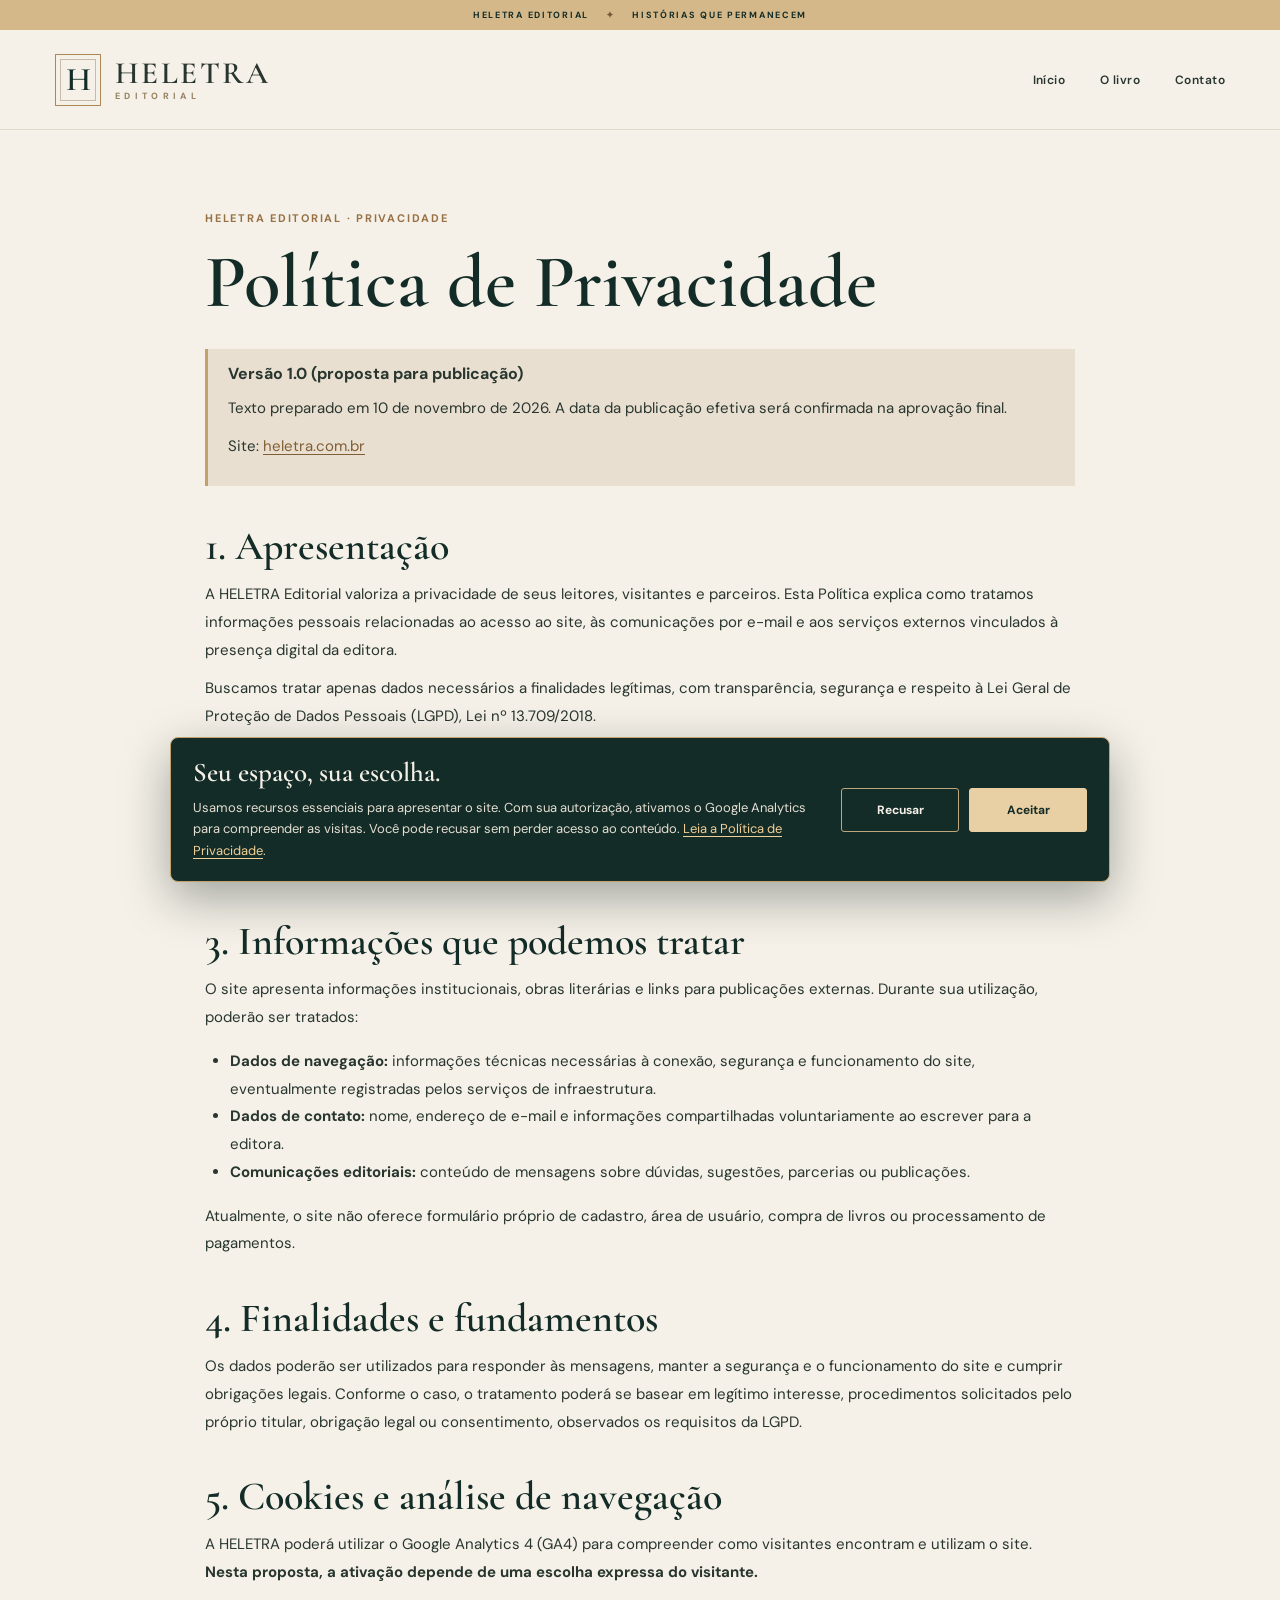
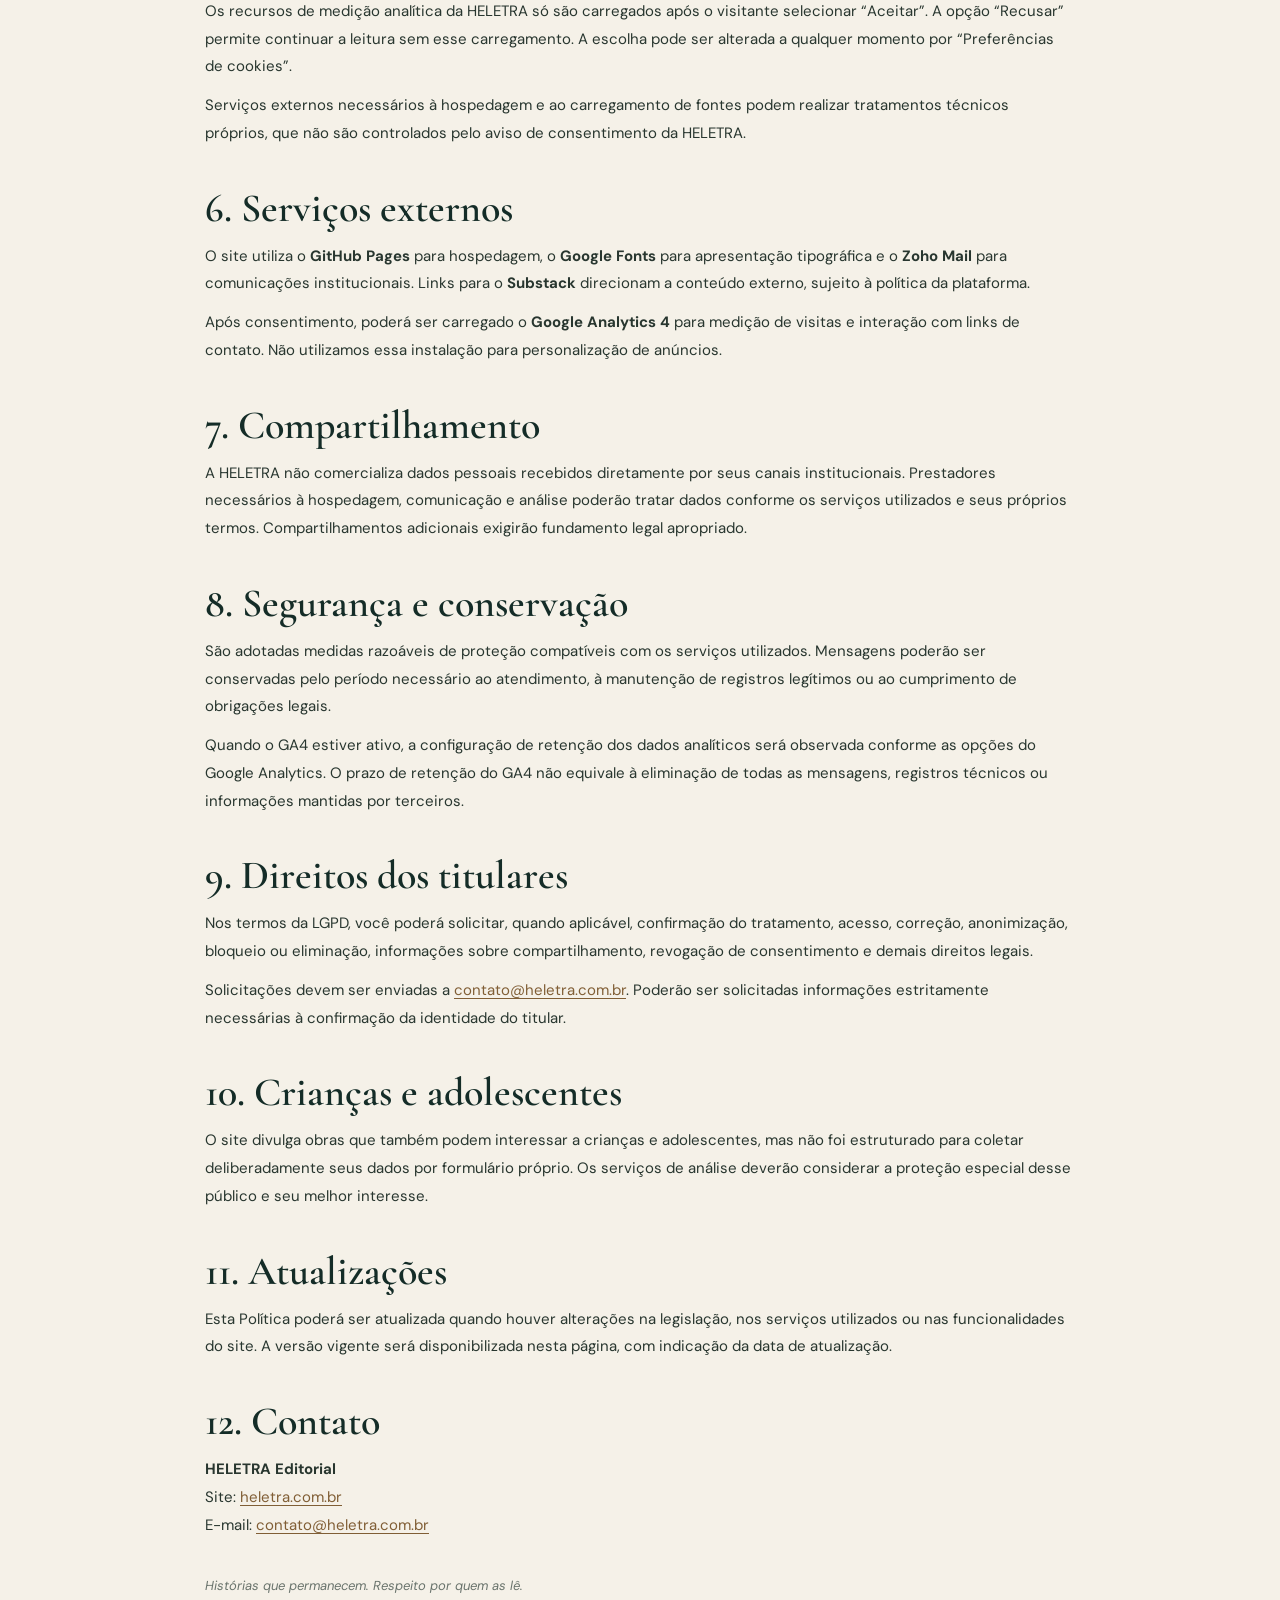
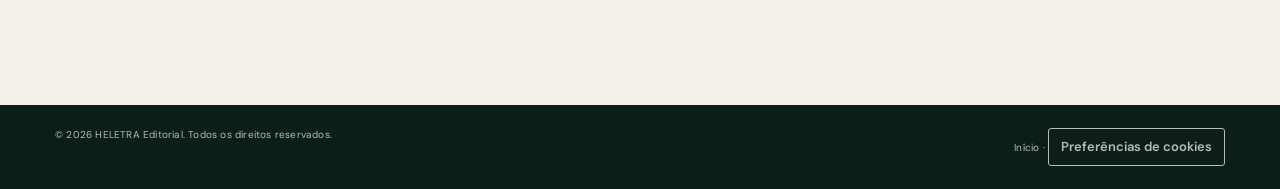
<file: privacidade.html>
<!doctype html>
<html lang="pt-BR">
<head>
<meta charset="utf-8">
<meta name="viewport" content="width=device-width,initial-scale=1">
<meta name="theme-color" content="#142c27">
<meta name="description" content="Política de Privacidade da HELETRA Editorial: dados de navegação, contatos, cookies, direitos dos titulares e serviços de terceiros.">
<meta name="robots" content="index,follow">
<link rel="canonical" href="https://heletra.com.br/privacidade.html">
<title>Política de Privacidade | HELETRA Editorial</title>
<link rel="icon" href="assets/favicon.svg" type="image/svg+xml">
<link rel="preconnect" href="https://fonts.googleapis.com">
<link rel="preconnect" href="https://fonts.gstatic.com" crossorigin>
<link href="https://fonts.googleapis.com/css2?family=Cormorant+Garamond:wght@400;500;600;700&family=DM+Sans:wght@400;500;600;700&display=swap" rel="stylesheet">
<link rel="stylesheet" href="styles.css">
<link rel="stylesheet" href="consentimento.css">
<script src="consentimento.js" defer></script>
<style>
.he-legal{padding:76px 0 96px;background:#f5f1e8;color:#28362f}.he-legal .he-narrow{max-width:870px;margin:auto}.he-legal .he-kicker{color:#977144;font-size:11px;letter-spacing:.16em;font-weight:700}.he-legal h1,.he-legal h2{font-family:'Cormorant Garamond',Georgia,serif;font-weight:600;color:#142c27}.he-legal h1{font-size:clamp(45px,7vw,75px);line-height:1.02;margin:18px 0}.he-legal h2{font-size:clamp(29px,4vw,40px);margin:36px 0 10px}.he-legal p,.he-legal li{line-height:1.85;font-size:15px}.he-legal p{margin:11px 0}.he-legal ul{padding-left:25px}.he-legal .he-meta{border-left:3px solid #c3a16c;padding:14px 20px;background:#e9dfd0;margin:27px 0}.he-legal a{color:#805e35;text-decoration:underline;text-underline-offset:3px}.he-legal a:hover{color:#142c27}.he-legal .he-note{margin-top:35px;color:#69736c;font-size:13px}@media(max-width:760px){.he-legal{padding:45px 0 70px}.he-legal .container{width:calc(100% - 36px)}}
</style>
</head>
<body>
<a class="skip-link" href="#conteudo">Ir para o conteúdo</a>
<div class="topline">HELETRA EDITORIAL <span aria-hidden="true">✦</span> HISTÓRIAS QUE PERMANECEM</div>
<header class="site-header"><div class="container header-content"><a class="brand" href="index.html" aria-label="HELETRA Editorial: início"><span class="brand-mark" aria-hidden="true">H</span><span class="brand-type"><strong>HELETRA</strong><small>EDITORIAL</small></span></a><nav class="nav" aria-label="Navegação"><a href="index.html">Início</a><a href="os-detetives-do-tempo.html">O livro</a><a href="index.html#contato">Contato</a></nav></div></header>
<main class="he-legal" id="conteudo"><div class="container"><article class="he-narrow">
<span class="he-kicker">HELETRA EDITORIAL · PRIVACIDADE</span><h1>Política de Privacidade</h1>
<div class="he-meta"><strong>Versão 1.0 (proposta para publicação)</strong><p>Texto preparado em 10 de novembro de 2026. A data da publicação efetiva será confirmada na aprovação final.</p><p>Site: <a href="https://heletra.com.br/">heletra.com.br</a></p></div>
<h2>1. Apresentação</h2>
<p>A HELETRA Editorial valoriza a privacidade de seus leitores, visitantes e parceiros. Esta Política explica como tratamos informações pessoais relacionadas ao acesso ao site, às comunicações por e-mail e aos serviços externos vinculados à presença digital da editora.</p><p>Buscamos tratar apenas dados necessários a finalidades legítimas, com transparência, segurança e respeito à Lei Geral de Proteção de Dados Pessoais (LGPD), Lei nº 13.709/2018.</p>
<h2>2. Responsável pelo tratamento</h2>
<p>O site é mantido pela HELETRA Editorial, projeto editorial independente sob responsabilidade de Davi Dornellas de Castro Souza. Para assuntos de privacidade, escreva para <a href="mailto:contato@heletra.com.br?subject=Privacidade%20e%20prote%C3%A7%C3%A3o%20de%20dados">contato@heletra.com.br</a>.</p>
<h2>3. Informações que podemos tratar</h2>
<p>O site apresenta informações institucionais, obras literárias e links para publicações externas. Durante sua utilização, poderão ser tratados:</p>
<ul><li><strong>Dados de navegação:</strong> informações técnicas necessárias à conexão, segurança e funcionamento do site, eventualmente registradas pelos serviços de infraestrutura.</li><li><strong>Dados de contato:</strong> nome, endereço de e-mail e informações compartilhadas voluntariamente ao escrever para a editora.</li><li><strong>Comunicações editoriais:</strong> conteúdo de mensagens sobre dúvidas, sugestões, parcerias ou publicações.</li></ul>
<p>Atualmente, o site não oferece formulário próprio de cadastro, área de usuário, compra de livros ou processamento de pagamentos.</p>
<h2>4. Finalidades e fundamentos</h2>
<p>Os dados poderão ser utilizados para responder às mensagens, manter a segurança e o funcionamento do site e cumprir obrigações legais. Conforme o caso, o tratamento poderá se basear em legítimo interesse, procedimentos solicitados pelo próprio titular, obrigação legal ou consentimento, observados os requisitos da LGPD.</p>
<h2>5. Cookies e análise de navegação</h2>
<p>A HELETRA poderá utilizar o Google Analytics 4 (GA4) para compreender como visitantes encontram e utilizam o site. <strong>Nesta proposta, a ativação depende de uma escolha expressa do visitante.</strong></p>
<p>Os recursos de medição analítica da HELETRA só são carregados após o visitante selecionar “Aceitar”. A opção “Recusar” permite continuar a leitura sem esse carregamento. A escolha pode ser alterada a qualquer momento por “Preferências de cookies”.</p>
<p>Serviços externos necessários à hospedagem e ao carregamento de fontes podem realizar tratamentos técnicos próprios, que não são controlados pelo aviso de consentimento da HELETRA.</p>
<h2>6. Serviços externos</h2>
<p>O site utiliza o <strong>GitHub Pages</strong> para hospedagem, o <strong>Google Fonts</strong> para apresentação tipográfica e o <strong>Zoho Mail</strong> para comunicações institucionais. Links para o <strong>Substack</strong> direcionam a conteúdo externo, sujeito à política da plataforma.</p><p>Após consentimento, poderá ser carregado o <strong>Google Analytics 4</strong> para medição de visitas e interação com links de contato. Não utilizamos essa instalação para personalização de anúncios.</p>
<h2>7. Compartilhamento</h2>
<p>A HELETRA não comercializa dados pessoais recebidos diretamente por seus canais institucionais. Prestadores necessários à hospedagem, comunicação e análise poderão tratar dados conforme os serviços utilizados e seus próprios termos. Compartilhamentos adicionais exigirão fundamento legal apropriado.</p>
<h2>8. Segurança e conservação</h2>
<p>São adotadas medidas razoáveis de proteção compatíveis com os serviços utilizados. Mensagens poderão ser conservadas pelo período necessário ao atendimento, à manutenção de registros legítimos ou ao cumprimento de obrigações legais.</p><p>Quando o GA4 estiver ativo, a configuração de retenção dos dados analíticos será observada conforme as opções do Google Analytics. O prazo de retenção do GA4 não equivale à eliminação de todas as mensagens, registros técnicos ou informações mantidas por terceiros.</p>
<h2>9. Direitos dos titulares</h2>
<p>Nos termos da LGPD, você poderá solicitar, quando aplicável, confirmação do tratamento, acesso, correção, anonimização, bloqueio ou eliminação, informações sobre compartilhamento, revogação de consentimento e demais direitos legais.</p><p>Solicitações devem ser enviadas a <a href="mailto:contato@heletra.com.br">contato@heletra.com.br</a>. Poderão ser solicitadas informações estritamente necessárias à confirmação da identidade do titular.</p>
<h2>10. Crianças e adolescentes</h2>
<p>O site divulga obras que também podem interessar a crianças e adolescentes, mas não foi estruturado para coletar deliberadamente seus dados por formulário próprio. Os serviços de análise deverão considerar a proteção especial desse público e seu melhor interesse.</p>
<h2>11. Atualizações</h2>
<p>Esta Política poderá ser atualizada quando houver alterações na legislação, nos serviços utilizados ou nas funcionalidades do site. A versão vigente será disponibilizada nesta página, com indicação da data de atualização.</p>
<h2>12. Contato</h2>
<p><strong>HELETRA Editorial</strong><br>Site: <a href="https://heletra.com.br/">heletra.com.br</a><br>E-mail: <a href="mailto:contato@heletra.com.br">contato@heletra.com.br</a></p>
<p class="he-note"><em>Histórias que permanecem. Respeito por quem as lê.</em></p>
</article></div></main>
<footer class="site-footer"><div class="container footer-bottom"><span>© 2026 HELETRA Editorial. Todos os direitos reservados.</span><span><a href="index.html">Início</a> · <button type="button" class="he-privacy-button" data-he-cookie="preferences">Preferências de cookies</button></span></div></footer>
</body></html>
</file>
<file: styles.css>
:root{
  --green:#142c27;--green-deep:#10231f;--green-lift:#1e3b33;--ivory:#f5f1e8;--cream:#eae1d1;--sand:#ded0bd;--gold:#c3a16c;--gold-muted:#ad8854;--ink:#28362f;--muted:#69736c;--line:#d7d2c6;--body:'DM Sans',Arial,sans-serif;--display:'Cormorant Garamond',Georgia,serif;
}
*{box-sizing:border-box}html{scroll-behavior:smooth}body{margin:0;background:var(--ivory);color:var(--ink);font-family:var(--body);font-size:16px;-webkit-font-smoothing:antialiased}a{color:inherit;text-decoration:none}button{font:inherit}button,a{-webkit-tap-highlight-color:transparent}a:focus-visible,button:focus-visible{outline:3px solid var(--gold);outline-offset:4px}::selection{background:var(--gold);color:var(--green)}.container{width:min(1170px,calc(100% - 88px));margin:0 auto}.skip-link{position:absolute;top:-80px;left:20px;background:white;color:black;padding:10px;z-index:100}.skip-link:focus{top:10px}.topline{background:#d4b889;color:var(--green);font-size:9px;letter-spacing:.19em;text-align:center;padding:9px 10px;font-weight:700}.topline span{padding:0 13px;color:#745936}.site-header{height:100px;background:var(--ivory);border-bottom:1px solid #e0dacd;position:relative;z-index:20}.header-content{display:flex;align-items:center;justify-content:space-between;height:100%}.brand,.footer-brand{display:flex;align-items:center;gap:14px}.brand-mark{font-family:var(--display);font-size:33px;font-weight:600;display:inline-flex;width:46px;height:52px;border:1px solid var(--gold-muted);color:var(--green);align-items:center;justify-content:center;position:relative}.brand-mark:after{content:'';position:absolute;inset:4px;border:1px solid #c8bba6;pointer-events:none}.brand-type,.footer-brand div{display:flex;flex-direction:column;gap:1px}.brand-type strong,.footer-brand strong{font-family:var(--display);font-weight:600;font-size:31px;letter-spacing:.08em;line-height:1}.brand-type small,.footer-brand small{font-size:9px;font-weight:700;letter-spacing:.48em;color:#958060}.nav{display:flex;align-items:center;gap:35px}.nav a{font-size:12px;font-weight:600;letter-spacing:.035em;transition:color .2s}.nav a:hover{color:#927347}.nav .nav-highlight{padding:13px 18px;border:1px solid #b9a581;display:flex;align-items:center;gap:13px}.menu-toggle{display:none}
.hero{background:var(--green);color:var(--ivory);position:relative;overflow:hidden}.hero:before{content:'';position:absolute;inset:0;opacity:.28;background:radial-gradient(circle at 73% 44%,#36554a,transparent 37%),linear-gradient(143deg,transparent 65%,rgba(255,255,255,.025) 65%,transparent 75%);pointer-events:none}.hero-grid{min-height:655px;display:grid;grid-template-columns:1.1fr .9fr;align-items:center;position:relative;z-index:1;padding:65px 0 56px}.hero-content{padding-bottom:30px}.eyebrow,.section-number{font-size:10px;font-weight:700;letter-spacing:.23em;color:#8a714b;display:flex;align-items:center;gap:14px}.eyebrow{color:var(--gold)}.eyebrow-line{height:1px;width:36px;background:var(--gold)}h1,h2,h3,p{margin-top:0}.hero h1{font-family:var(--display);font-size:clamp(70px,7.2vw,112px);font-weight:500;letter-spacing:-.038em;line-height:.93;margin:38px 0 26px;max-width:650px}.hero h1 em,.section-about h2 em,.section-books h2 em,.section-journal h2 em,.section-news h2 em{font-weight:400;color:var(--gold);font-style:italic}.hero-description{font-size:15px;line-height:1.9;max-width:445px;color:#d7dfd7}.hero-actions{display:flex;align-items:center;gap:31px;margin-top:38px}.button{display:inline-flex;align-items:center;justify-content:center;gap:24px;padding:18px 24px;font-size:11px;font-weight:700;letter-spacing:.045em;transition:transform .2s,background .2s}.button:hover{transform:translateY(-3px)}.button-light{background:var(--ivory);color:var(--green)}.text-link{font-size:12px;border-bottom:1px solid var(--gold);padding:10px 0;color:var(--ivory);font-weight:600;white-space:nowrap}.text-link span{margin-left:10px;color:var(--gold)}.hero-note{display:flex;align-items:center;gap:15px;font-size:11px;color:#abb9ad;margin-top:70px;line-height:1.6;letter-spacing:.025em}.asterisk{font-size:30px;color:var(--gold);font-family:var(--display)}.hero-art{height:530px;position:relative;display:flex;align-items:center;justify-content:center}.orbit{position:absolute;border:1px solid rgba(209,172,116,.15);border-radius:50%;transform:rotate(30deg)}.orbit-one{width:480px;height:480px}.orbit-two{width:400px;height:400px}.book-shadow{height:58px;width:290px;filter:blur(21px);background:rgba(0,0,0,.3);border-radius:50%;position:absolute;bottom:60px;left:50%;transform:translateX(-45%)}.book-object{position:relative;width:300px;height:426px;transform:rotate(-7deg);filter:drop-shadow(18px 20px 12px rgba(0,0,0,.31));display:flex;z-index:1}.book-spine{height:100%;width:15px;background:linear-gradient(90deg,#af936a,#ddd0b5 48%,#8f7d5e);border-left:3px solid #af9872}.book-cover{background:#ebe0cb;color:var(--green);height:100%;flex:1;border:1px solid #b9a682;display:flex;flex-direction:column;align-items:center;text-align:center;padding:31px 21px 27px;box-shadow:inset 0 0 0 9px #ebe0cb,inset 0 0 0 10px #bda881}.cover-top{font-family:var(--display);font-size:19px;letter-spacing:.2em;font-weight:700}.cover-top span{font-size:10px;letter-spacing:.18em;margin-left:7px;font-family:var(--body)}.cover-ornament{flex:1;display:flex;align-items:center;justify-content:center;width:100%}.cover-ornament:before,.cover-ornament:after{content:'';height:1px;flex:1;background:#b89e70}.cover-ornament span{font-size:50px;font-family:serif;color:#a17b48;margin:0 9px}.cover-title{font-family:var(--display);font-weight:600;font-size:42px;line-height:.87;letter-spacing:-.025em}.cover-title em{font-weight:400}.cover-rule{height:1px;width:38px;background:#a17b48;margin:27px 0}.cover-foot{font-size:9px;letter-spacing:.22em;font-weight:700}.art-caption{position:absolute;bottom:2px;right:0;color:#a8b6ac;font-size:10px;letter-spacing:.025em}.hero-index{display:flex;align-items:center;gap:22px;color:#b9c4b9;padding:0 0 26px;width:min(1170px,calc(100% - 88px));margin:auto;font-size:9px;font-weight:600;letter-spacing:.2em;opacity:.8}.hero-index div{width:68px;height:1px;background:#c3a16c}
.section-padding{padding:120px 0}.about-grid{display:grid;grid-template-columns:270px 1fr;gap:60px}.about-side{display:flex;flex-direction:column;justify-content:space-between;align-items:flex-start}.seal{height:170px;width:170px;border:1px solid #cdbca0;border-radius:50%;display:flex;flex-direction:column;align-items:center;justify-content:center;position:relative;color:var(--green)}.seal:before{content:'';position:absolute;inset:9px;border:1px solid #b7a886;border-radius:50%}.seal span{font-family:var(--display);font-size:87px;line-height:1}.seal small{letter-spacing:.19em;font-size:9px;font-weight:700;color:#90754c}.section-about h2,.section-books h2,.section-journal h2,.section-news h2{font-family:var(--display);font-size:clamp(48px,5.0vw,74px);font-weight:500;line-height:1.02;letter-spacing:-.025em;margin:0 0 31px;max-width:820px}.section-about h2 em,.section-journal h2 em{color:#93744b}.about-content>p{font-size:15px;line-height:2;max-width:760px;color:#5c655e}.values{display:grid;grid-template-columns:repeat(3,1fr);border-top:1px solid var(--line);margin-top:48px;padding-top:26px;gap:20px}.values>div{display:flex;flex-direction:column;gap:9px}.value-number{font-family:var(--display);font-size:19px;color:#a58a5e}.values strong{font-family:var(--display);font-size:30px;font-weight:600}.values small{font-size:11px;color:#6e756e}
.section-books{background:#e8e0d2;overflow:hidden}.books-layout{display:grid;grid-template-columns:1.4fr .6fr;align-items:center;gap:75px}.section-books h2{max-width:760px}.section-books h2 em{color:#98774e}.books-heading>p{font-size:15px;line-height:1.9;max-width:650px;color:#58635a;margin:0 0 32px}.pill{border:1px solid #b7a381;display:inline-flex;align-items:center;gap:12px;padding:12px 15px;letter-spacing:.11em;font-size:10px;color:#655637;font-weight:700}.pill-dot{height:6px;width:6px;background:#a5844c;border-radius:50%}.books-symbol{display:flex;justify-content:center}.symbol-frame{height:290px;width:222px;border:1px solid #b7a581;display:flex;flex-direction:column;align-items:center;justify-content:center;position:relative}.symbol-frame:before{content:'';position:absolute;inset:12px;border:1px solid #c8b79b}.symbol-frame span{font-family:var(--display);font-size:174px;line-height:1;color:#b49c74}.symbol-line{height:1px;background:#ad936e;width:80px;margin:6px 0 20px}.symbol-frame small{font-size:9px;letter-spacing:.18em;color:#8b7758}
.section-journal{background:var(--ivory)}.section-header{display:flex;align-items:end;justify-content:space-between;gap:65px;margin-bottom:46px}.section-header h2{max-width:670px;margin-top:25px;margin-bottom:0}.section-header>p{max-width:290px;color:#677068;line-height:1.9;font-size:14px;margin:0 0 8px}.journal-grid{display:grid;grid-template-columns:repeat(2,1fr);gap:26px}.journal-card{border:1px solid var(--line);background:#faf7f0;display:grid;grid-template-columns:42% 58%;min-height:267px;overflow:hidden}.journal-art{display:flex;align-items:center;justify-content:center;position:relative}.art-one{background:#243e35;color:#d4b88b}.art-one>span{font-family:var(--display);font-size:205px;line-height:.9;transform:translateY(24px)}.art-one i{border:1px solid rgba(232,203,161,.3);position:absolute;inset:17px}.art-two{background:#d9c7ad}.line-book{height:121px;width:110px;position:relative;display:flex;align-items:center;justify-content:center;transform:rotate(-8deg)}.line-book:before{content:'';width:82px;height:107px;border:2px solid #806a4a;position:absolute;top:10px;left:21px}.line-book:after{content:'';height:105px;border-left:2px solid #806a4a;position:absolute;left:16px;top:16px}.line-book span{position:absolute;height:1px;background:#806a4a;width:50px;left:37px}.line-book span:nth-child(1){top:42px}.line-book span:nth-child(2){top:58px}.line-book span:nth-child(3){top:74px}.journal-copy{padding:29px 27px}.journal-copy>small{color:#997e51;letter-spacing:.16em;font-weight:700;font-size:9px}.journal-copy h3{font-family:var(--display);font-size:32px;font-weight:600;line-height:1.05;margin:14px 0}.journal-copy p{font-size:12px;color:#677068;line-height:1.8}.status{display:inline-block;border-bottom:1px solid #9f875f;color:#8a734e;font-size:9px;letter-spacing:.15em;font-weight:700;padding:5px 0}
.section-news{background:var(--green-deep);color:var(--ivory);padding:104px 0}.news-layout{display:grid;grid-template-columns:1.5fr .7fr;gap:80px;align-items:end}.inverse{color:var(--gold)}.section-news h2{font-size:clamp(42px,4.2vw,64px);max-width:760px;margin:24px 0 0}.news-aside p{font-size:14px;line-height:2;color:#bec9bf}.news-mark{font-family:var(--display);font-size:42px;color:var(--gold);margin-top:22px}.site-footer{background:#0d1e1a;color:#d7dfd6}.footer-main{display:flex;align-items:center;justify-content:space-between;gap:24px;padding:53px 0;border-bottom:1px solid #344c41}.footer-brand .brand-mark{color:#c8aa7b}.footer-brand strong{color:#f4ebda}.footer-brand small{color:#c3a16c}.footer-main p{font-family:var(--display);font-size:24px;font-style:italic;margin:0}.footer-main>a{font-size:12px;font-weight:600;color:#c9b48c}.footer-bottom{display:flex;justify-content:space-between;padding:23px 0;font-size:10px;color:#b1bfb4;letter-spacing:.02em}
@media(max-width:1000px){.nav{gap:19px}.hero-grid{grid-template-columns:1fr .8fr}.hero h1{font-size:75px}.hero-art{transform:scale(.85)}.about-grid{grid-template-columns:180px 1fr;gap:40px}.about-content h2{font-size:60px}.books-layout{gap:35px}.journal-card{grid-template-columns:36% 64%}.journal-copy{padding:24px 19px}}
@media(max-width:760px){.container,.hero-index{width:min(100% - 38px,560px)}.topline{font-size:8px;letter-spacing:.09em}.topline span{padding:0 6px}.site-header{height:77px}.brand-mark{height:42px;width:39px;font-size:27px}.brand-type strong{font-size:26px}.brand-type small{font-size:8px}.menu-toggle{display:flex;background:transparent;border:1px solid var(--line);width:44px;height:41px;flex-direction:column;gap:5px;align-items:center;justify-content:center;cursor:pointer}.menu-toggle span{background:var(--green);width:19px;height:2px}.nav{display:none;position:absolute;left:0;top:77px;width:100%;background:var(--ivory);border-bottom:1px solid var(--line);padding:22px 19px;flex-direction:column;align-items:stretch;gap:0;box-shadow:0 14px 20px rgba(0,0,0,.09)}.nav.is-open{display:flex}.nav a{padding:13px 2px;font-size:14px}.nav .nav-highlight{padding:13px;margin-top:10px;justify-content:space-between}.hero-grid{grid-template-columns:1fr;min-height:auto;padding:70px 0 22px}.hero h1{font-size:clamp(68px,14vw,94px);margin:26px 0}.hero-description{font-size:14px}.hero-actions{flex-wrap:wrap;gap:22px}.hero-note{margin-top:44px}.hero-art{transform:scale(.88);height:470px}.art-caption{right:0;bottom:-10px}.hero-index{padding-bottom:22px}.section-padding{padding:78px 0}.about-grid{grid-template-columns:1fr;gap:28px}.about-side{flex-direction:row;align-items:center}.seal{width:86px;height:86px}.seal:before{inset:6px}.seal span{font-size:41px}.seal small{font-size:6px}.about-content h2,.section-books h2,.section-journal h2{font-size:clamp(46px,11vw,63px)}.values{gap:8px}.values strong{font-size:24px}.values small{font-size:10px}.books-layout{grid-template-columns:1fr;gap:45px}.books-symbol{display:none}.section-header{display:block}.section-header h2{margin:24px 0 21px}.section-header>p{max-width:500px}.journal-grid{grid-template-columns:1fr}.news-layout{grid-template-columns:1fr;gap:20px}.section-news h2{font-size:clamp(43px,10vw,61px)}.footer-main{flex-wrap:wrap}.footer-main p{order:3;width:100%}.footer-bottom{flex-direction:column;gap:10px}}
@media(max-width:430px){.hero h1{font-size:67px}.eyebrow{font-size:8px;letter-spacing:.16em}.hero-art{transform:scale(.76);margin: -35px 0}.hero-actions{gap:17px}.button{padding:16px 19px}.values{grid-template-columns:1fr;gap:25px}.journal-card{grid-template-columns:38% 62%;min-height:245px}.journal-copy{padding:22px 15px}.journal-copy h3{font-size:27px}.journal-copy p{font-size:11px}.art-one>span{font-size:150px}}
@media(prefers-reduced-motion:reduce){html{scroll-behavior:auto}*{transition:none!important;animation:none!important}}
/* Catálogo em destaque: layout responsivo sem imagens externas */
.featured-book{display:grid;grid-template-columns:minmax(160px,220px) minmax(0,1fr);gap:28px;align-items:stretch;max-width:760px;padding:25px;margin:32px 0 26px;border:1px solid #b7a381;background:#f5f1e8;color:#28362f}
.featured-book-cover{min-height:295px;padding:21px 13px;display:flex;flex-direction:column;align-items:center;justify-content:space-between;text-align:center;background:#142c27;color:#ead7ae;border:5px double #b89d6b;box-shadow:6px 8px 0 #d7ccba}
.featured-cover-series{font-size:9px;font-weight:700;letter-spacing:.15em}
.featured-cover-icon{font-family:Georgia,serif;font-size:52px;line-height:1;color:#c3a16c}
.featured-cover-title{font-family:var(--display);font-size:29px;font-weight:700;line-height:1.02}
.featured-cover-subtitle{font-size:9px;letter-spacing:.11em;line-height:1.5}
.featured-book-cover small{font-size:8px;letter-spacing:.05em;color:#d2c19f}
.featured-book-info{display:flex;flex-direction:column;align-items:flex-start;justify-content:center}
.featured-kicker{color:#947547;font-size:10px;letter-spacing:.15em;font-weight:700}
.featured-book h3{font-family:var(--display);font-size:clamp(31px,3vw,43px);font-weight:600;line-height:1.06;margin:15px 0}
.featured-book h3 em{display:block;font-size:.68em;font-weight:400;color:#896d46;margin-top:8px}
.featured-book-info>p{font-size:13px;line-height:1.75;margin-bottom:16px;color:#4a5c50}
.featured-book-meta{font-size:11px!important}
.featured-book-status{font-size:10px;letter-spacing:.09em;font-weight:700;border:1px solid #aa916b;padding:9px 12px;color:#715b3c}
@media(max-width:620px){.featured-book{grid-template-columns:1fr;padding:18px;gap:26px}.featured-book-cover{width:min(220px,100%);margin:auto}.featured-book-info{align-items:flex-start}}

.featured-book-link{display:inline-flex;margin-top:15px;padding:11px 15px;background:#142c27;color:#f5f1e8;font-size:12px;font-weight:700;letter-spacing:.03em;transition:background .2s}.featured-book-link:hover{background:#305044}.featured-book-link:focus-visible{outline:3px solid #c3a16c;outline-offset:3px}


/* HELETRA • Página inicial, edição editorial em revisão */
.home-hero-grid{position:relative;z-index:1;display:grid;grid-template-columns:1.03fr .97fr;align-items:center;gap:55px;min-height:640px;padding:72px 0 62px}
.home-hero .hero-content{padding:0}
.home-hero h1{font-size:clamp(68px,6.7vw,105px);max-width:640px}
.home-hero .hero-description{font-size:15px;max-width:500px}
.home-hero-booknote{margin:30px 0 0;font-size:10px;letter-spacing:.17em;color:#c3a16c}
.home-hero-booknote strong{display:block;font:600 31px var(--display);letter-spacing:0;color:#f4eddc;margin-top:7px}
.home-hero .hero-actions{gap:22px;flex-wrap:wrap;margin-top:28px}
.home-text-link{font-size:12px;font-weight:700;color:#f0e3ca;border-bottom:1px solid #c3a16c;padding:11px 0}
.home-text-link span{color:#c3a16c;margin-left:8px}
.home-hero-details{display:flex;flex-wrap:wrap;gap:12px 21px;margin-top:55px;font-size:11px;color:#c9d3c7}
.home-hero-details span{border-left:1px solid #b69863;padding-left:11px}
.home-hero-visual{margin:0;min-width:0;position:relative}
.home-hero-visual:before{content:'';position:absolute;inset:-21px 21px 21px -21px;border:1px solid #ba9b64;opacity:.43;pointer-events:none}
.home-hero-visual img{display:block;width:100%;height:auto;aspect-ratio:724/436;object-fit:contain;border:1px solid #bba275;box-shadow:18px 22px 35px rgba(2,16,11,.36);position:relative}
.home-hero-visual figcaption{text-align:right;margin-top:20px;color:#b8c7b8;font-size:11px}
.home-hero-bottom{display:flex;justify-content:space-between;gap:14px;padding-bottom:24px;font-size:10px;color:#a7b7a9;letter-spacing:.18em}
.home-section-heading{max-width:820px;margin-bottom:39px}
.home-section-heading h2,.home-contact h2{font:500 clamp(46px,5vw,77px)/1.02 var(--display);letter-spacing:-.025em;margin:22px 0}
.home-section-heading h2 em,.home-contact h2 em{font-weight:400;color:#99774b}
.home-section-heading>p{font-size:15px;line-height:1.85;max-width:715px;color:#58645b}
.home-books{background:#e9e0d1}
.home-featured-book{display:grid;grid-template-columns:1.1fr .9fr;gap:0;border:1px solid #cbb99e;background:#f9f5ec;overflow:hidden;box-shadow:0 13px 25px rgba(34,40,30,.07)}
.home-featured-art{background:#132e27;display:flex;flex-direction:column;justify-content:center;min-width:0}
.home-featured-art img{width:100%;height:auto;aspect-ratio:724/436;object-fit:contain;display:block}
.home-art-label{color:#ddc297;font-size:9px;font-weight:700;letter-spacing:.17em;padding:22px 23px}
.home-featured-content{padding:46px 42px;min-width:0}
.home-kicker{display:block;color:#91734b;font-size:10px;font-weight:700;letter-spacing:.18em;line-height:1.6}
.home-featured-content h3{font:600 clamp(36px,4vw,61px)/.99 var(--display);margin:17px 0 22px;letter-spacing:-.02em;color:#142c27}
.home-featured-content h3 em{display:block;color:#927448;font-weight:400;font-size:.67em;margin-top:12px;line-height:1.05}
.home-featured-content>p{font-size:13px;line-height:1.85;color:#5a675d}
.home-featured-meta{display:flex;flex-wrap:wrap;gap:8px;margin:22px 0 16px}
.home-featured-meta span{border:1px solid #c6b69e;padding:9px 11px;font-size:10px;color:#5b604e;font-weight:700}
.home-preparing{font-size:11px!important;color:#756b58!important}
.home-button-dark,.home-button-light{display:inline-flex;align-items:center;justify-content:center;gap:15px;padding:15px 20px;min-height:48px;font-size:12px;font-weight:700;transition:transform .2s,background .2s}
.home-button-dark{background:#142c27;color:#f6efe2}
.home-button-dark:hover{background:#315244;transform:translateY(-2px)}
.home-button-light{background:#f5f0e4;color:#142c27}
.home-button-light:hover{background:#dfcfb1;transform:translateY(-2px)}
.home-journal{background:#f7f3eb}
.home-reading-grid{display:grid;grid-template-columns:1.4fr .72fr;gap:22px;align-items:stretch}
.home-story-feature{display:grid;grid-template-columns:minmax(170px,.75fr) 1fr;background:#fffbf3;border:1px solid #d7cbb6;overflow:hidden}
.home-story-image{min-width:0;background:#d6c6ad;position:relative}
.home-story-image img{display:block;width:100%;height:100%;aspect-ratio:4/5;object-fit:contain;max-height:475px}
.home-story-content{padding:40px 32px;display:flex;flex-direction:column;align-items:flex-start;justify-content:center}
.home-story-content h3,.home-reading-aside h3{font:600 clamp(32px,3.2vw,46px)/1.04 var(--display);color:#1d3a31;margin:16px 0 19px}
.home-story-content p,.home-reading-aside p{font-size:13px;line-height:1.85;color:#5f6a60}
.home-inline-link{display:inline-flex;gap:11px;align-items:center;border-bottom:1px solid #9b7f54;padding:8px 0;color:#295042;font-size:12px;font-weight:700;margin-top:9px}
.home-inline-link:hover{color:#8d6c40}
.home-reading-aside{background:#e8ddca;border:1px solid #d1bfa0;padding:39px 32px;display:flex;flex-direction:column;align-items:flex-start;justify-content:center}
.home-reading-star{font:400 48px var(--display);color:#947347;margin-bottom:21px}
.home-news{background:#10231f}
.home-news-grid{display:grid;grid-template-columns:1.15fr .7fr;gap:85px;align-items:center}
.home-news h2{font:500 clamp(46px,4.7vw,71px)/1.02 var(--display);margin:25px 0;color:#f6efe2}
.home-news h2 em{color:#c3a16c;font-weight:400}
.home-news p{max-width:660px;color:#c5cec3;font-size:14px;line-height:1.9}
.home-news-aside{border-left:1px solid #667164;padding-left:42px}
.home-news-symbol{font:400 53px var(--display);color:#c3a16c;display:block;margin-bottom:15px}
.home-news-aside .home-button-light{margin-top:9px}
.home-contact{background:#f6f1e8}
.home-contact-grid{display:grid;grid-template-columns:1.18fr .82fr;gap:65px;align-items:center}
.home-contact h2{max-width:750px}
.home-contact p{color:#56665b;font-size:15px;line-height:1.9;max-width:680px}
.home-contact-note{font-size:12px!important;color:#756f62!important;border-left:2px solid #bc9b65;padding-left:15px}
.home-contact-panel{background:#e9dfd0;border:1px solid #cfbda3;padding:38px}
.home-contact-panel h3{font:600 40px/1.03 var(--display);margin:17px 0;color:#173c2e}
.home-contact-panel p{font-size:13px;line-height:1.8}
.home-contact-panel small{display:block;margin-top:19px;font-size:10px;line-height:1.6;color:#6f786e}
.home-footer-links{display:flex;flex-wrap:wrap;gap:15px 30px;border-bottom:1px solid #344c41;padding:0 0 25px;font-size:12px;color:#c9b48c}
.home-footer-links a:hover{text-decoration:underline}
@media(max-width:1050px){.home-hero-grid{gap:34px}.home-hero h1{font-size:72px}.home-featured-content{padding:32px 28px}.home-reading-grid{grid-template-columns:1fr}.home-story-feature{grid-template-columns:minmax(180px,.62fr) 1fr}.home-reading-aside{padding:30px}.home-news-grid{gap:30px}.home-contact-grid{gap:30px}}
@media(max-width:760px){.home-hero-grid{grid-template-columns:1fr;padding:65px 0 38px;gap:47px;min-height:0}.home-hero h1{font-size:clamp(65px,11.3vw,92px)}.home-hero .hero-description{max-width:550px}.home-hero-details{margin-top:38px}.home-hero-visual{max-width:620px;margin:0 auto}.home-hero-visual:before{inset:-12px 12px 12px -12px}.home-hero-bottom{font-size:9px}.home-featured-book{grid-template-columns:1fr}.home-featured-art img{max-height:410px}.home-featured-content{padding:32px 26px}.home-reading-grid{grid-template-columns:1fr}.home-news-grid,.home-contact-grid{grid-template-columns:1fr;gap:24px}.home-news-aside{border-left:0;border-top:1px solid #667164;padding:24px 0 0}.home-contact-panel{padding:28px}.nav{max-height:calc(100dvh - 77px);overflow:auto}.home-section-heading h2,.home-contact h2{font-size:clamp(46px,10vw,65px)}}
@media(max-width:520px){.home-hero h1{font-size:clamp(57px,12vw,74px)}.home-hero .hero-actions{gap:15px}.home-hero .button{padding:15px 17px}.home-hero-details{gap:11px 15px;font-size:10px}.home-hero-bottom{gap:8px;letter-spacing:.1em}.home-story-feature{grid-template-columns:1fr}.home-story-image img{height:auto;max-height:440px;object-fit:contain}.home-story-content{padding:28px 23px}.home-featured-art img{max-height:none}.home-featured-content{padding:28px 22px}.home-featured-content h3{font-size:clamp(36px,10vw,53px)}.home-contact-panel h3{font-size:34px}.home-news{padding:78px 0}.home-reading-aside{padding:28px 23px}}

/* Home institucional: um único destaque compacto para o primeiro livro */
.home-book-teaser{max-width:1080px;grid-template-columns:minmax(270px,.78fr) minmax(0,1fr);align-items:center}
.home-book-teaser .home-featured-art{align-self:stretch;min-height:275px}
.home-book-teaser .home-featured-content{padding:30px 38px}
.home-book-teaser .home-featured-content h3{font-size:clamp(31px,3.2vw,47px)}
.home-book-teaser .home-featured-content > p{max-width:570px}
@media(max-width:760px){
  .home-book-teaser{grid-template-columns:1fr}
  .home-book-teaser .home-featured-art{min-height:0}
  .home-book-teaser .home-featured-content{padding:30px 24px}
}
</file>
<file: consentimento.css>
/* HELETRA Editorial - preferências de privacidade | V1.0 */
.he-privacy-button{border:1px solid currentColor;background:transparent;color:inherit;border-radius:3px;padding:9px 12px;cursor:pointer;font:600 13px/1.4 'DM Sans',Arial,sans-serif}
.he-privacy-button:focus-visible,.he-cookie-banner a:focus-visible{outline:3px solid #c3a16c;outline-offset:3px}
.he-cookie-banner[hidden]{display:none!important}
.he-cookie-banner{position:fixed;z-index:10000;left:18px;right:18px;bottom:18px;max-width:940px;margin:auto;background:#142c27;color:#f5f1e8;border:1px solid #c3a16c;border-radius:8px;box-shadow:0 16px 48px rgba(4,19,16,.35);padding:20px 22px;display:grid;grid-template-columns:1fr auto;gap:18px;align-items:center}
.he-cookie-banner h2{font:600 27px/1.13 'Cormorant Garamond',Georgia,serif;color:#f5f1e8;margin:0 0 8px}
.he-cookie-banner p{font:400 13px/1.65 'DM Sans',Arial,sans-serif;color:#e5dfd3;margin:0}
.he-cookie-banner a{text-decoration:underline;text-underline-offset:3px;color:#f0cf97}
.he-cookie-actions{display:flex;flex-wrap:wrap;gap:10px;justify-content:center}
.he-cookie-action{font:700 12px/1.35 'DM Sans',Arial,sans-serif;min-width:118px;min-height:44px;padding:11px 16px;background:#e8d0a4;color:#142c27;border:1px solid #e8d0a4;border-radius:3px;cursor:pointer}
.he-cookie-action.secondary{color:#f5f1e8;background:transparent;border-color:#bda77f}
.he-cookie-action:hover{filter:brightness(1.08)}
.he-cookie-action:focus-visible{outline:3px solid #fff;outline-offset:3px}
.he-cookie-footer{font:400 12px/1.5 'DM Sans',Arial,sans-serif;color:#c8bda8;margin-top:12px;padding-bottom:18px}
@media(max-width:700px){.he-cookie-banner{left:10px;right:10px;bottom:10px;grid-template-columns:1fr;gap:15px;padding:18px}.he-cookie-actions{display:grid;grid-template-columns:1fr 1fr}.he-cookie-action{min-width:0}.he-cookie-banner h2{font-size:24px}}
@media(prefers-reduced-motion:reduce){.he-cookie-banner{scroll-behavior:auto}}
</file>
